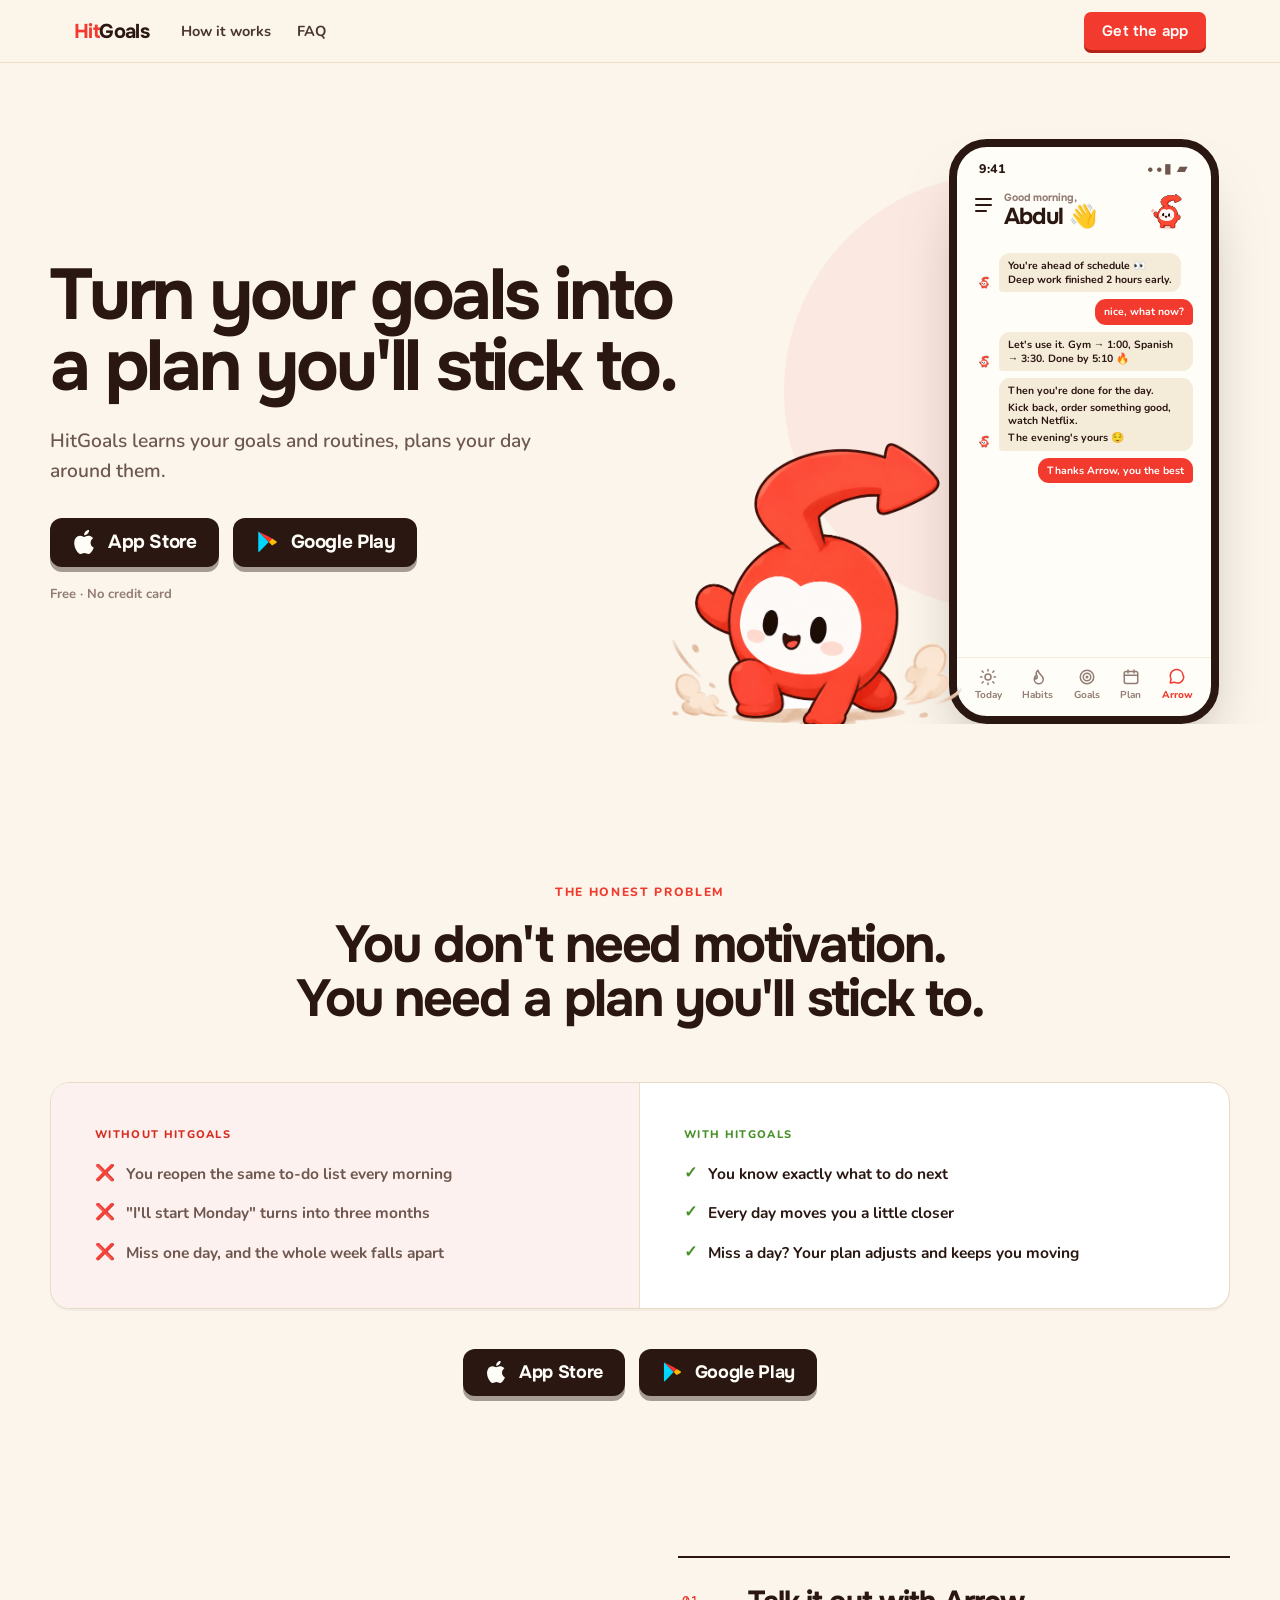
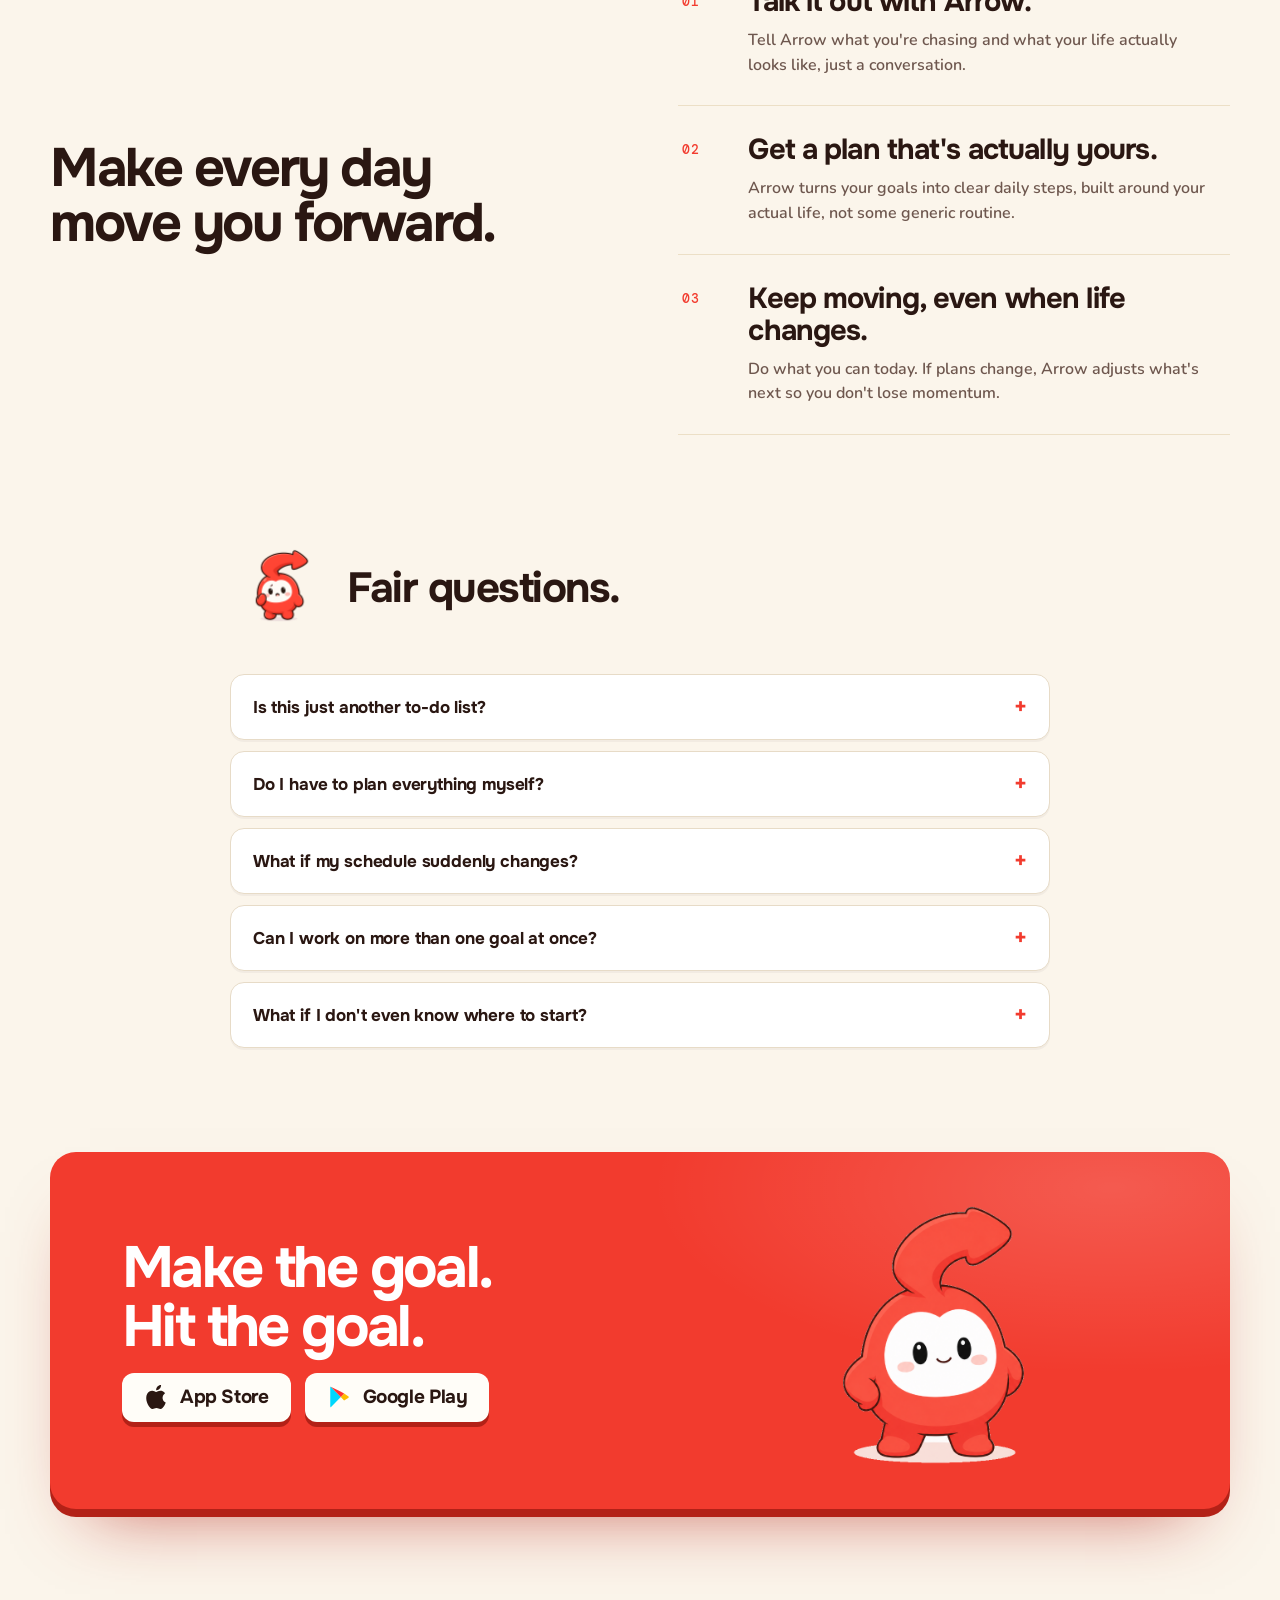
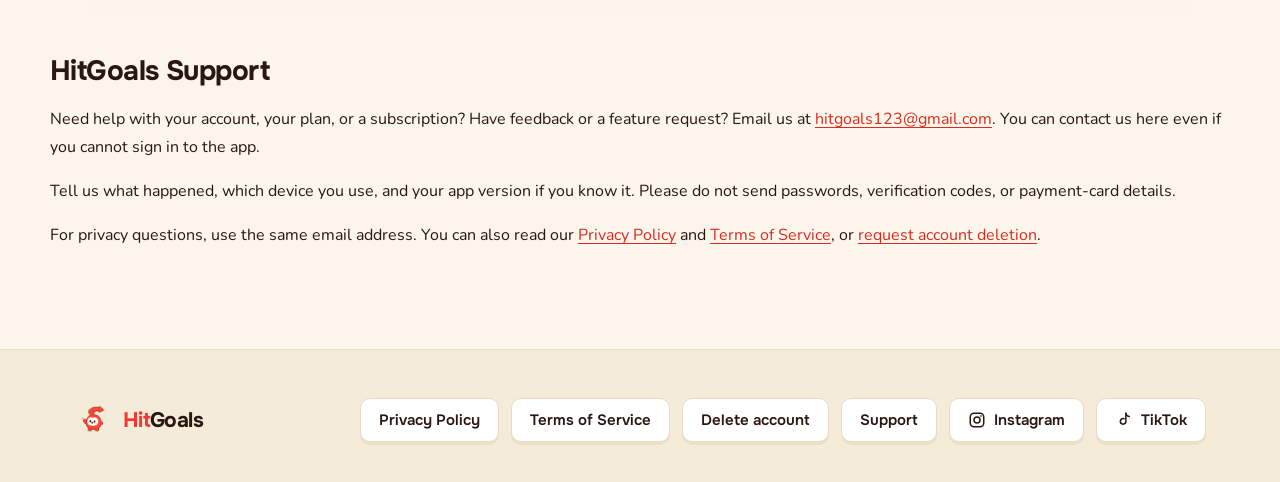
<file: index.html>
<!DOCTYPE html>
<html lang="en">
<head>
<meta charset="utf-8">
<meta name="viewport" content="width=device-width, initial-scale=1">

<title>HitGoals — Turn your goals into a plan you'll stick to.</title>
<meta name="description" content="HitGoals learns your goals and routines, then plans your day around them. Talk it out with Arrow, get a plan that's actually yours, and keep moving even when life changes.">

<meta property="og:type" content="website">
<meta property="og:title" content="HitGoals — Turn your goals into a plan you'll stick to.">
<meta property="og:description" content="HitGoals learns your goals and routines, then plans your day around them.">
<meta property="og:image" content="assets/mascot/proud.png">
<meta name="theme-color" content="#FBF5EB">

<link rel="icon" type="image/png" href="assets/mascot/wave.png">

<!-- HitGoals design system tokens. These are exactly the six files that
     _ds/hitgoals-the-real-main-8b4e00c6-6f70-4fc8-bd92-96c5d314cf09/styles.css @imports, in its order.
     They are linked directly rather than through that entry point so the page
     also works when opened straight from disk (browsers refuse to follow a
     nested CSS @import over file://). -->
<link rel="stylesheet" href="_ds/hitgoals-the-real-main-8b4e00c6-6f70-4fc8-bd92-96c5d314cf09/tokens/colors.css">
<link rel="stylesheet" href="_ds/hitgoals-the-real-main-8b4e00c6-6f70-4fc8-bd92-96c5d314cf09/tokens/typography.css">
<link rel="stylesheet" href="_ds/hitgoals-the-real-main-8b4e00c6-6f70-4fc8-bd92-96c5d314cf09/tokens/spacing.css">
<link rel="stylesheet" href="_ds/hitgoals-the-real-main-8b4e00c6-6f70-4fc8-bd92-96c5d314cf09/tokens/radius.css">
<link rel="stylesheet" href="_ds/hitgoals-the-real-main-8b4e00c6-6f70-4fc8-bd92-96c5d314cf09/tokens/shadows.css">
<link rel="stylesheet" href="_ds/hitgoals-the-real-main-8b4e00c6-6f70-4fc8-bd92-96c5d314cf09/tokens/motion.css">
<link rel="stylesheet" href="assets/css/site.css">
</head>
<body>

<!-- Icon sprite: the store badge glyphs are reused six times across the page. -->
<svg width="0" height="0" aria-hidden="true" focusable="false" style="position:absolute">
  <symbol id="i-apple" viewBox="0 0 24 24">
    <path fill="currentColor" d="M12.152 6.896c-.948 0-2.415-1.078-3.96-1.04-2.04.027-3.91 1.183-4.961 3.014-2.117 3.675-.546 9.103 1.519 12.09 1.013 1.454 2.208 3.09 3.792 3.039 1.52-.065 2.09-.987 3.935-.987 1.831 0 2.35.987 3.96.948 1.637-.026 2.676-1.48 3.676-2.948 1.156-1.688 1.636-3.325 1.662-3.415-.039-.013-3.182-1.221-3.22-4.857-.026-3.04 2.48-4.494 2.597-4.559-1.429-2.09-3.623-2.324-4.39-2.376-2-.156-3.675 1.09-4.61 1.09zm3.632-3.297c.842-1.014 1.409-2.427 1.257-3.83-1.222.052-2.702.816-3.573 1.83-.78.9-1.464 2.336-1.284 3.702 1.33.104 2.69-.688 3.6-1.702z"/>
  </symbol>
  <symbol id="i-play" viewBox="0 0 24 24">
    <path fill="#00d7fe" d="M3.609 1.814c-.24.24-.379.628-.379 1.126v18.12c0 .498.139.886.379 1.126L3.75 22.3 13.792 12 3.75 1.7l-.141.114z"/>
    <path fill="#00f076" d="M13.792 12L3.75 1.7 3.61 1.814 13.75 12l-10.14 10.186.14.114L13.792 12z"/>
    <path fill="#ffbc00" d="M17.09 8.618L13.792 12l3.3 3.382 4.108-2.38a1 1 0 0 0 0-1.73l-4.11-2.654z"/>
    <path fill="#ff3131" d="M13.792 12l3.298-3.382-4.108-2.376L3.75 1.7 13.792 12z"/>
  </symbol>
</svg>

<header class="site-header">
  <div class="site-header__inner">
    <a class="brand" href="#top">
      <span class="brand__word"><span class="brand__hit">Hit</span>Goals</span>
    </a>
    <nav class="site-nav" aria-label="Primary">
      <a href="#how">How it works</a>
      <a href="#faq">FAQ</a>
    </nav>
    <div class="site-header__actions">
      <a class="btn btn--sm btn--primary" href="#cta">Get the app</a>
    </div>
  </div>
</header>

<main>

  <!-- ============================================================ hero -- -->
  <section class="hero" id="top">
    <div class="hero__inner">
      <div>
        <h1 class="hero__title">
          <span>Turn your goals into</span><br>
          <span>a plan you'll stick to.</span>
        </h1>
        <p class="hero__sub">HitGoals learns your goals and routines, plans your day around them.</p>

        <div class="store-row store-row--hero">
          <a class="store-btn" href="#cta">
            <svg width="24" height="24" aria-hidden="true"><use href="#i-apple"></use></svg>
            <span class="store-btn__label">App Store</span>
          </a>
          <a class="store-btn" href="#cta">
            <svg width="24" height="24" aria-hidden="true"><use href="#i-play"></use></svg>
            <span class="store-btn__label">Google Play</span>
          </a>
        </div>

        <p class="hero__note">Free · No credit card</p>
      </div>

      <div class="hero__visual">
        <div class="hero__glow" aria-hidden="true"></div>

        <img class="hero__mascot" src="assets/mascot/hero-trim.png" alt="Arrow running toward your goals" width="656" height="649">

        <!-- App preview -->
        <div class="phone">
          <div class="phone__status">
            <span>9:41</span>
            <span class="phone__status-icons">••▮ ▰</span>
          </div>

          <div class="phone__head">
            <div class="phone__menu" aria-hidden="true">
              <span></span><span></span><span></span>
            </div>
            <div class="phone__greeting">
              <div class="phone__greeting-label">Good morning,</div>
              <div class="phone__greeting-name">Abdul 👋</div>
            </div>
            <img class="phone__avatar" src="assets/mascot/wave.png" alt="" width="52" height="52">
          </div>

          <div class="phone__body">
            <div class="chat">
              <div class="chat__row">
                <img class="chat__avatar" src="assets/mascot/wave.png" alt="" width="18" height="18">
                <div class="chat__bubble">You're ahead of schedule 👀<br>Deep work finished <b>2 hours early.</b></div>
              </div>

              <div class="chat__bubble chat__bubble--user">nice, what now?</div>

              <div class="chat__row">
                <img class="chat__avatar" src="assets/mascot/wave.png" alt="" width="18" height="18">
                <div class="chat__bubble">Let's use it. Gym → <b>1:00</b>, Spanish → <b>3:30</b>. Done by <b>5:10</b> 🔥</div>
              </div>

              <div class="chat__row">
                <img class="chat__avatar" src="assets/mascot/wave.png" alt="" width="18" height="18">
                <div class="chat__bubble">
                  <p>Then you're done for the day.</p>
                  <p>Kick back, order something good, watch Netflix.</p>
                  <p><b>The evening's yours 😌</b></p>
                </div>
              </div>

              <div class="chat__bubble chat__bubble--user chat__bubble--user-wide">Thanks Arrow, you the best</div>
            </div>
          </div>

          <div class="phone__tabs" aria-hidden="true">
            <div class="phone__tab">
              <svg width="18" height="18" viewBox="0 0 24 24" fill="none" stroke="currentColor" stroke-width="2" stroke-linecap="round" stroke-linejoin="round"><circle cx="12" cy="12" r="4"></circle><path d="M12 2v2M12 20v2M4.2 4.2l1.4 1.4M18.4 18.4l1.4 1.4M2 12h2M20 12h2M4.2 19.8l1.4-1.4M18.4 5.6l1.4-1.4"></path></svg>
              <span>Today</span>
            </div>
            <div class="phone__tab">
              <svg width="18" height="18" viewBox="0 0 24 24" fill="none" stroke="currentColor" stroke-width="2" stroke-linecap="round" stroke-linejoin="round"><path d="M8.5 14.5A2.5 2.5 0 0 0 11 12c0-1.38-.5-2-1-3-1.072-2.143-.224-4.054 2-6 .5 2.5 2 4.9 4 6.5 2 1.6 3 3.5 3 5.5a6 6 0 1 1-12 0c0-1.67.7-3.16 1.5-4.5C8.5 12.5 8 14 8.5 14.5z"></path></svg>
              <span>Habits</span>
            </div>
            <div class="phone__tab">
              <svg width="18" height="18" viewBox="0 0 24 24" fill="none" stroke="currentColor" stroke-width="2" stroke-linecap="round" stroke-linejoin="round"><circle cx="12" cy="12" r="9"></circle><circle cx="12" cy="12" r="5"></circle><circle cx="12" cy="12" r="1"></circle></svg>
              <span>Goals</span>
            </div>
            <div class="phone__tab">
              <svg width="18" height="18" viewBox="0 0 24 24" fill="none" stroke="currentColor" stroke-width="2" stroke-linecap="round" stroke-linejoin="round"><rect x="3" y="4.5" width="18" height="16" rx="2.5"></rect><path d="M3 9.5h18M8 2.5v4M16 2.5v4"></path></svg>
              <span>Plan</span>
            </div>
            <div class="phone__tab phone__tab--active">
              <svg width="18" height="18" viewBox="0 0 24 24" fill="none" stroke="currentColor" stroke-width="2" stroke-linecap="round" stroke-linejoin="round"><path d="M21 11.5a8.4 8.4 0 0 1-1.1 4.2 8.5 8.5 0 0 1-7.4 4.3 8.4 8.4 0 0 1-4.2-1.1L3 20l1.1-5.3A8.4 8.4 0 0 1 3 10.5a8.5 8.5 0 0 1 4.3-7.4 8.4 8.4 0 0 1 4.2-1.1h.5A8.48 8.48 0 0 1 20 9.4v.5z"></path></svg>
              <span>Arrow</span>
            </div>
          </div>
        </div>
      </div>
    </div>
  </section>

  <!-- ========================================================= problem -- -->
  <section class="section">
    <div class="section__inner">
      <div class="section__head">
        <div class="eyebrow">The honest problem</div>
        <h2 class="section__title">You don't need motivation.<br>You need a plan you'll stick to.</h2>
      </div>

      <div class="compare">
        <div class="compare__col compare__col--without">
          <div class="compare__label compare__label--without">Without HitGoals</div>
          <ul class="compare__list">
            <li class="compare__item">
              <span class="compare__mark compare__mark--without" aria-hidden="true">❌</span>
              <span class="compare__text compare__text--without">You reopen the same to-do list every morning</span>
            </li>
            <li class="compare__item">
              <span class="compare__mark compare__mark--without" aria-hidden="true">❌</span>
              <span class="compare__text compare__text--without">"I'll start Monday" turns into three months</span>
            </li>
            <li class="compare__item">
              <span class="compare__mark compare__mark--without" aria-hidden="true">❌</span>
              <span class="compare__text compare__text--without">Miss one day, and the whole week falls apart</span>
            </li>
          </ul>
        </div>

        <div class="compare__col">
          <div class="compare__label compare__label--with">With HitGoals</div>
          <ul class="compare__list">
            <li class="compare__item">
              <span class="compare__mark compare__mark--with" aria-hidden="true">✓</span>
              <span class="compare__text compare__text--with">You know exactly what to do next</span>
            </li>
            <li class="compare__item">
              <span class="compare__mark compare__mark--with" aria-hidden="true">✓</span>
              <span class="compare__text compare__text--with">Every day moves you a little closer</span>
            </li>
            <li class="compare__item">
              <span class="compare__mark compare__mark--with" aria-hidden="true">✓</span>
              <span class="compare__text compare__text--with">Miss a day? Your plan adjusts and keeps you moving</span>
            </li>
          </ul>
        </div>
      </div>

      <div class="store-row store-row--center">
        <a class="store-btn store-btn--compact" href="#top">
          <svg width="22" height="22" aria-hidden="true"><use href="#i-apple"></use></svg>
          <span class="store-btn__label">App Store</span>
        </a>
        <a class="store-btn store-btn--compact" href="#top">
          <svg width="22" height="22" aria-hidden="true"><use href="#i-play"></use></svg>
          <span class="store-btn__label">Google Play</span>
        </a>
      </div>
    </div>
  </section>

  <!-- ==================================================== how it works -- -->
  <section class="section how" id="how">
    <div class="how__inner">
      <div class="how__heading">
        <h2 class="how__title">Make every day move you forward.</h2>
      </div>

      <div class="steps">
        <div class="step">
          <div class="step__num">01</div>
          <div>
            <h3 class="step__title">Talk it out with Arrow.</h3>
            <p class="step__text">Tell Arrow what you're chasing and what your life actually looks like, just a conversation.</p>
          </div>
        </div>
        <div class="step">
          <div class="step__num">02</div>
          <div>
            <h3 class="step__title">Get a plan that's actually yours.</h3>
            <p class="step__text">Arrow turns your goals into clear daily steps, built around your actual life, not some generic routine.</p>
          </div>
        </div>
        <div class="step">
          <div class="step__num">03</div>
          <div>
            <h3 class="step__title">Keep moving, even when life changes.</h3>
            <p class="step__text">Do what you can today. If plans change, Arrow adjusts what's next so you don't lose momentum.</p>
          </div>
        </div>
      </div>
    </div>
  </section>

  <!-- ============================================================= faq -- -->
  <section class="section--tight faq" id="faq">
    <div class="faq__inner">
      <div class="faq__head">
        <img class="faq__mascot" src="assets/mascot/confused.png" alt="" width="99" height="99">
        <h2 class="faq__title">Fair questions.</h2>
      </div>

      <div class="faq__list">
        <details class="faq__item">
          <summary class="faq__q">Is this just another to-do list?<span class="faq__toggle" aria-hidden="true">+</span></summary>
          <p class="faq__a">No. A to-do list just hands you a pile. HitGoals decides when each thing happens based on your actual week, and moves things around the moment that week changes.</p>
        </details>
        <details class="faq__item">
          <summary class="faq__q">Do I have to plan everything myself?<span class="faq__toggle" aria-hidden="true">+</span></summary>
          <p class="faq__a">Nope. Tell Arrow what you want to achieve and what your life looks like. It helps turn that into a plan you can actually follow.</p>
        </details>
        <details class="faq__item">
          <summary class="faq__q">What if my schedule suddenly changes?<span class="faq__toggle" aria-hidden="true">+</span></summary>
          <p class="faq__a">Your plan can change with it. Tell Arrow what happened, and it automatically moves things around.</p>
        </details>
        <details class="faq__item">
          <summary class="faq__q">Can I work on more than one goal at once?<span class="faq__toggle" aria-hidden="true">+</span></summary>
          <p class="faq__a">Yes. HitGoals helps balance your goals with everything else you already have going on.</p>
        </details>
        <details class="faq__item">
          <summary class="faq__q">What if I don't even know where to start?<span class="faq__toggle" aria-hidden="true">+</span></summary>
          <p class="faq__a">That's kind of the point. Talk it through with Arrow, and it helps figure out what your next steps should be.</p>
        </details>
      </div>
    </div>
  </section>

  <!-- ============================================================= cta -- -->
  <section class="section--tight cta" id="cta">
    <div class="cta__card">
      <div class="cta__sheen" aria-hidden="true"></div>
      <div class="cta__grid">
        <div class="cta__copy">
          <h2 class="cta__title">Make the goal.<br>Hit the goal.</h2>
          <div class="store-row">
            <a class="store-btn store-btn--light" href="#top">
              <svg width="24" height="24" aria-hidden="true"><use href="#i-apple"></use></svg>
              <span class="store-btn__label">App Store</span>
            </a>
            <a class="store-btn store-btn--light" href="#top">
              <svg width="24" height="24" aria-hidden="true"><use href="#i-play"></use></svg>
              <span class="store-btn__label">Google Play</span>
            </a>
          </div>
        </div>
        <div class="cta__visual">
          <img class="cta__mascot" src="assets/mascot/proud.png" alt="Arrow celebrating" width="800" height="800">
        </div>
      </div>
    </div>
  </section>

  <!-- ========================================================= support -- -->
  <section class="section--tight" id="support" aria-labelledby="support-title" style="scroll-margin-top: 100px;">
    <div class="section__inner legal-page__content">
      <h2 id="support-title">HitGoals Support</h2>
      <p>Need help with your account, your plan, or a subscription? Have feedback or a feature request? Email us at <a href="mailto:hitgoals123@gmail.com">hitgoals123@gmail.com</a>. You can contact us here even if you cannot sign in to the app.</p>
      <p>Tell us what happened, which device you use, and your app version if you know it. Please do not send passwords, verification codes, or payment-card details.</p>
      <p>For privacy questions, use the same email address. You can also read our <a href="privacy/">Privacy Policy</a> and <a href="terms/">Terms of Service</a>, or <a href="delete-account/">request account deletion</a>.</p>
    </div>
  </section>

</main>

<footer class="site-footer">
  <div class="site-footer__inner">
    <div class="site-footer__brand">
      <img class="site-footer__mark" src="assets/mascot/wave.png" alt="" width="38" height="38">
      <span class="site-footer__word"><span class="brand__hit">Hit</span>Goals</span>
    </div>
    <div class="site-footer__links">
      <a class="link-btn" href="privacy/">Privacy Policy</a>
      <a class="link-btn" href="terms/">Terms of Service</a>
      <a class="link-btn" href="delete-account/">Delete account</a>
      <a class="link-btn" href="#support">Support</a>
      <a class="link-btn" href="https://instagram.com/hitgoals" target="_blank" rel="noopener">
        <svg width="18" height="18" viewBox="0 0 24 24" fill="none" stroke="currentColor" stroke-width="2" stroke-linecap="round" stroke-linejoin="round" aria-hidden="true"><rect x="3" y="3" width="18" height="18" rx="5"></rect><circle cx="12" cy="12" r="4"></circle><circle cx="17.2" cy="6.8" r="1.1" fill="currentColor" stroke="none"></circle></svg>
        Instagram
      </a>
      <a class="link-btn" href="https://tiktok.com/@hitgoals" target="_blank" rel="noopener">
        <svg width="18" height="18" viewBox="0 0 24 24" fill="none" stroke="currentColor" stroke-width="2" stroke-linecap="round" stroke-linejoin="round" aria-hidden="true"><path d="M14.5 3v10.8a3.7 3.7 0 1 1-3.7-3.7c.4 0 .8.06 1.2.18"></path><path d="M14.5 3c.3 2.4 2 4.1 4.4 4.4"></path></svg>
        TikTok
      </a>
    </div>
  </div>
</footer>

<script>
document.querySelectorAll('.store-btn').forEach(function (button) {
  var label = button.querySelector('.store-btn__label');
  label.setAttribute('aria-live', 'polite');
  button.addEventListener('click', function (event) {
    event.preventDefault();
    label.textContent = 'Coming soon';
  });
});
</script>
</body>
</html>
</file>
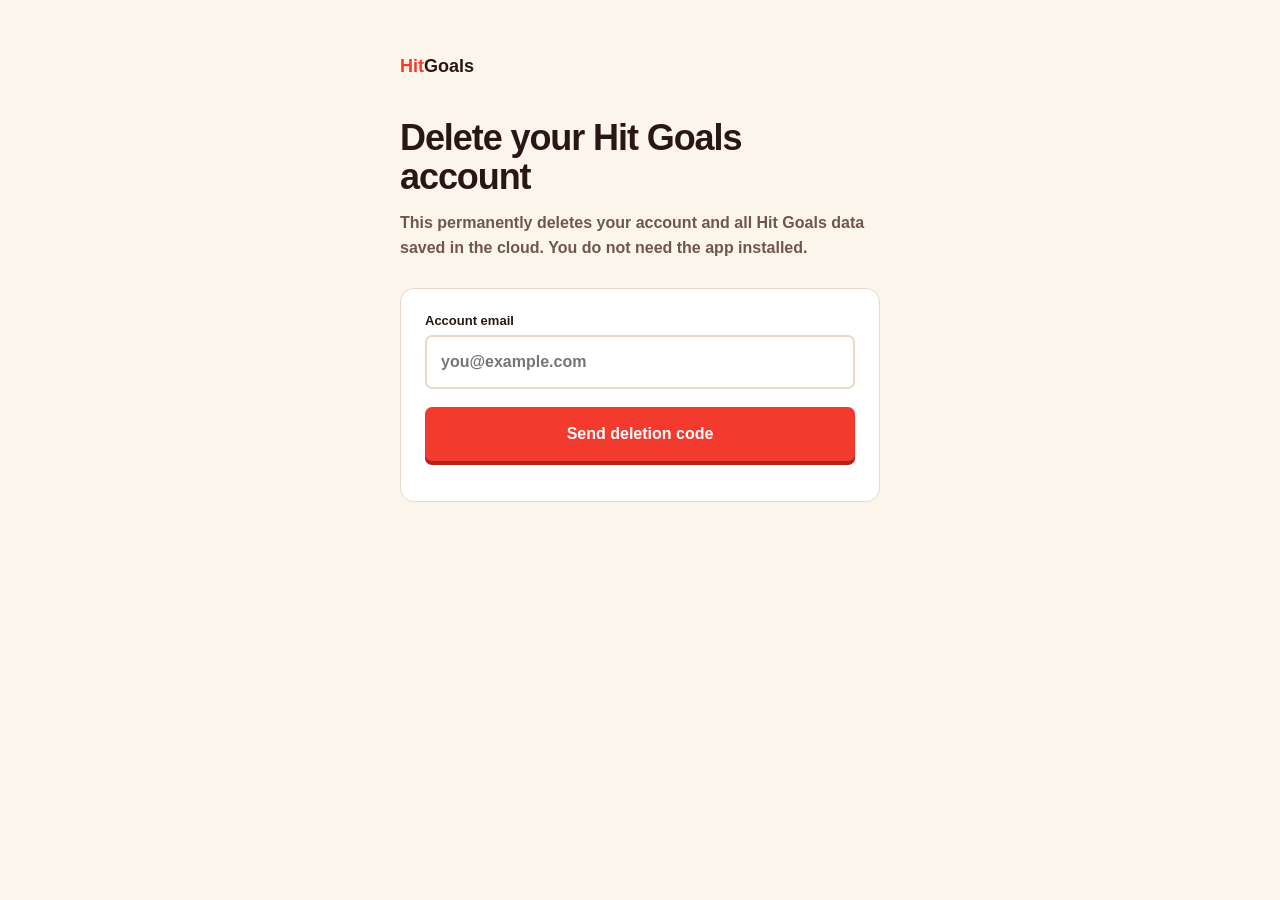
<file: delete-account/index.html>
<!doctype html>
<html lang="en">
  <head>
    <meta charset="utf-8" />
    <meta name="viewport" content="width=device-width, initial-scale=1" />
    <meta name="robots" content="index,follow" />
    <title>Delete your Hit Goals account</title>
    <style>
      :root { color-scheme: light; --cream: #fbf5eb; --paper: #fff; --ink: #2a1712; --muted: #6e574e; --line: #e7dbc7; --red: #f23b2e; --edge: #b32117; }
      * { box-sizing: border-box; }
      body { margin: 0; background: var(--cream); color: var(--ink); font-family: Nunito, "Segoe UI", sans-serif; }
      main { width: min(calc(100% - 32px), 480px); margin: 0 auto; padding: 56px 0; }
      .brand { margin-bottom: 42px; font-size: 18px; font-weight: 800; }
      .brand span { color: var(--red); }
      h1 { margin: 0 0 14px; font-family: Onest, "Trebuchet MS", sans-serif; font-size: 36px; line-height: 1.08; letter-spacing: -.03em; }
      p { margin: 0 0 28px; color: var(--muted); font-weight: 600; line-height: 1.55; }
      .card { padding: 24px; border: 1.5px solid var(--line); border-radius: 14px; background: var(--paper); }
      .field { margin-bottom: 18px; }
      label { display: block; margin-bottom: 7px; font-size: 13px; font-weight: 800; }
      input { width: 100%; height: 54px; padding: 0 14px; border: 2px solid var(--line); border-radius: 7px; outline: none; color: var(--ink); font: 700 16px Nunito, "Segoe UI", sans-serif; }
      input:focus { border-color: var(--red); box-shadow: 0 0 0 4px #fdf1ef; }
      button { width: 100%; min-height: 54px; padding: 12px 18px; border: 0; border-radius: 7px; background: var(--red); box-shadow: 0 4px 0 var(--edge); color: #fff; cursor: pointer; font: 800 16px Onest, "Trebuchet MS", sans-serif; }
      button:disabled { opacity: .5; cursor: default; }
      .link { min-height: auto; margin-top: 16px; background: transparent; box-shadow: none; color: var(--red); }
      .message { margin: 16px 0 0; font-size: 13px; font-weight: 700; }
      .error { color: var(--edge); }
      .hidden { display: none; }
      .success { padding: 22px 0; text-align: center; }
      .success h2 { margin: 0 0 10px; font: 800 28px Onest, "Trebuchet MS", sans-serif; }
      .success p { margin: 0; }
    </style>
  </head>
  <body>
    <main>
      <div class="brand"><span>Hit</span>Goals</div>
      <h1>Delete your Hit Goals account</h1>
      <p>This permanently deletes your account and all Hit Goals data saved in the cloud. You do not need the app installed.</p>
      <section class="card" id="email-step">
        <div class="field"><label for="email">Account email</label><input id="email" type="email" autocomplete="email" placeholder="you@example.com" /></div>
        <button id="send">Send deletion code</button><div class="message" id="email-message"></div>
      </section>
      <section class="card hidden" id="code-step">
        <div class="field"><label for="code">Six-digit code</label><input id="code" inputmode="numeric" autocomplete="one-time-code" maxlength="6" placeholder="000000" /></div>
        <button id="remove">Delete account permanently</button><button class="link" id="change">Use a different email</button><div class="message" id="code-message"></div>
      </section>
      <section class="card success hidden" id="success"><h2>Account deleted</h2><p>Your Hit Goals account and saved cloud data have been permanently deleted.</p></section>
    </main>
    <script>
      const API_URL = 'https://pohzrudpdqvgyhkmurtp.supabase.co/functions/v1/account-deletion';
      const emailStep = document.querySelector('#email-step'), codeStep = document.querySelector('#code-step'), success = document.querySelector('#success'), email = document.querySelector('#email'), code = document.querySelector('#code'), send = document.querySelector('#send'), remove = document.querySelector('#remove'), change = document.querySelector('#change'), emailMessage = document.querySelector('#email-message'), codeMessage = document.querySelector('#code-message');
      async function post(body) { const response = await fetch(API_URL, { method: 'POST', headers: { 'Content-Type': 'application/json' }, body: JSON.stringify(body) }); const data = await response.json(); if (!response.ok) throw new Error(data.error || 'Something went wrong.'); return data; }
      send.onclick = async () => { send.disabled = true; emailMessage.textContent = ''; try { await post({ action: 'request-code', email: email.value }); emailStep.classList.add('hidden'); codeStep.classList.remove('hidden'); code.focus(); } catch (error) { emailMessage.textContent = error.message; emailMessage.className = 'message error'; } finally { send.disabled = false; } };
      remove.onclick = async () => { remove.disabled = true; codeMessage.textContent = ''; try { await post({ action: 'confirm-code', email: email.value, code: code.value }); codeStep.classList.add('hidden'); success.classList.remove('hidden'); } catch (error) { codeMessage.textContent = error.message; codeMessage.className = 'message error'; remove.disabled = false; } };
      change.onclick = () => { code.value = ''; codeMessage.textContent = ''; codeStep.classList.add('hidden'); emailStep.classList.remove('hidden'); email.focus(); };
    </script>
  </body>
</html>
</file>
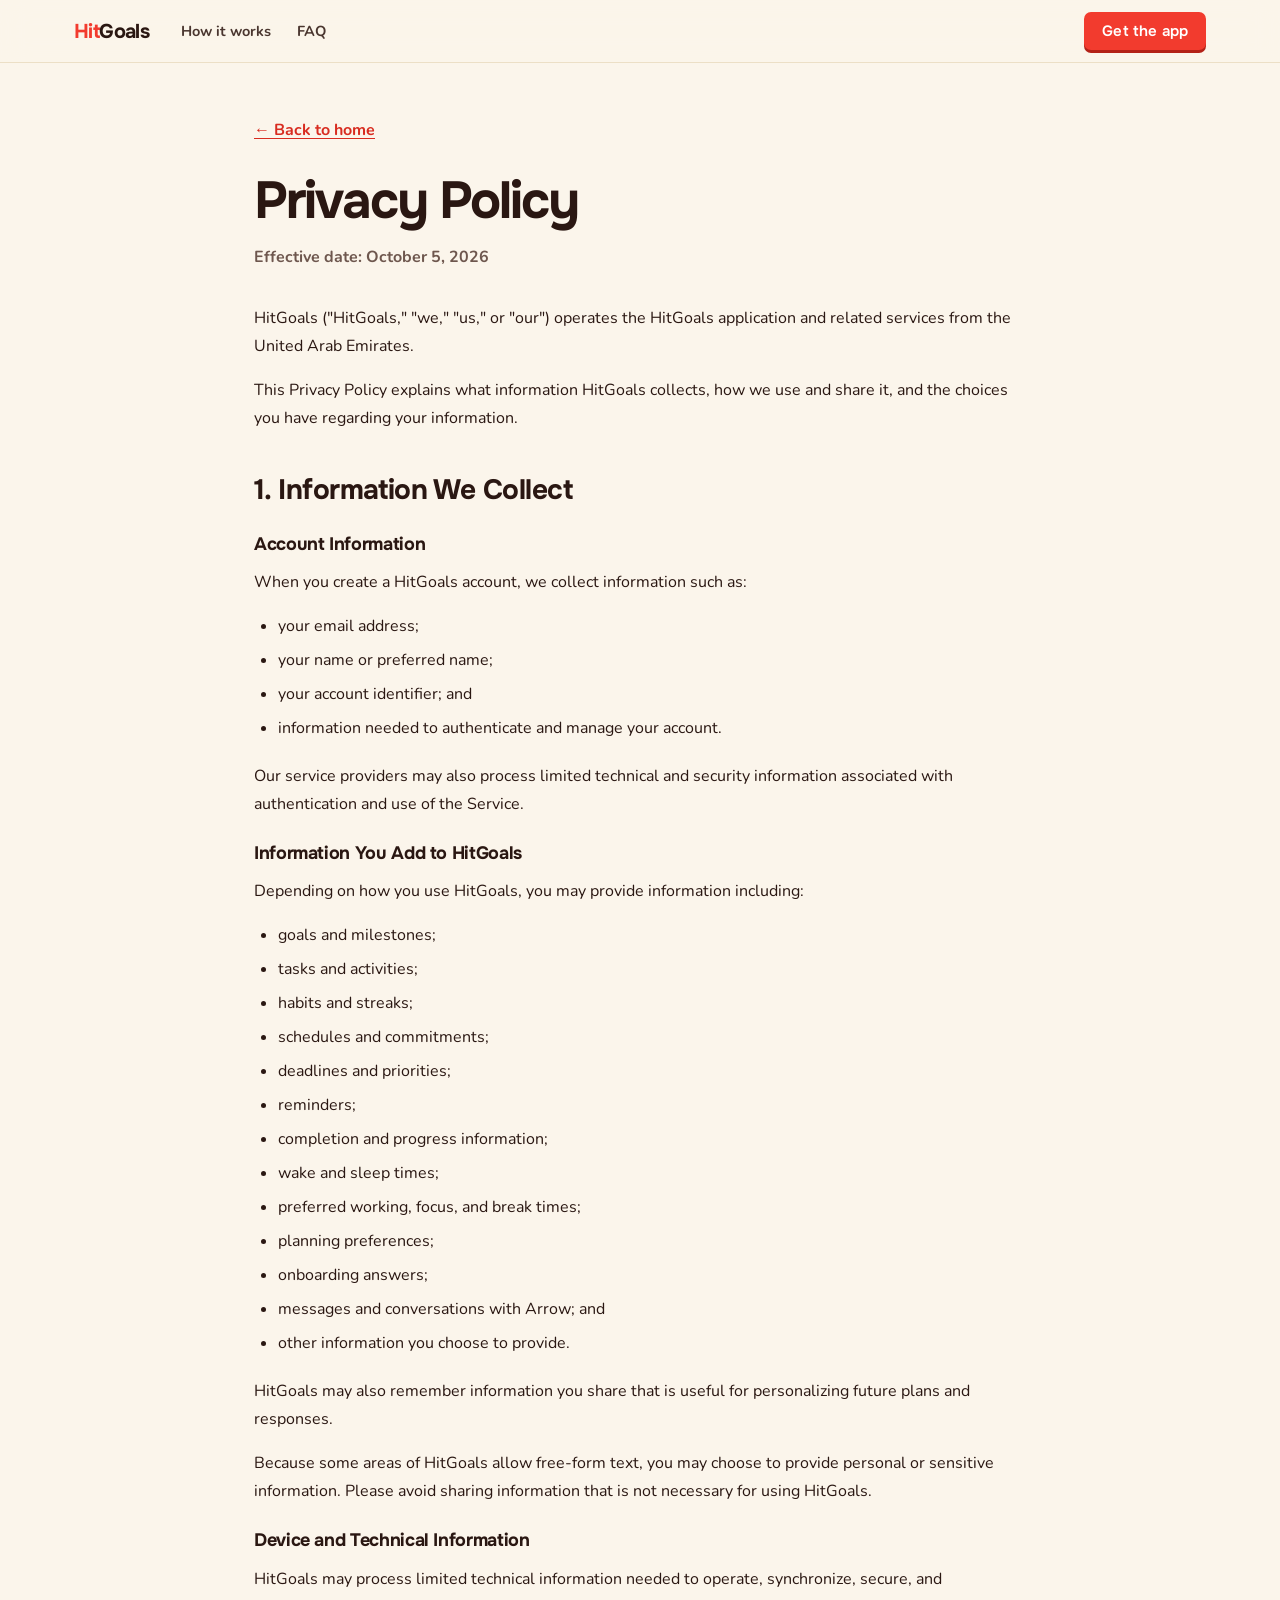
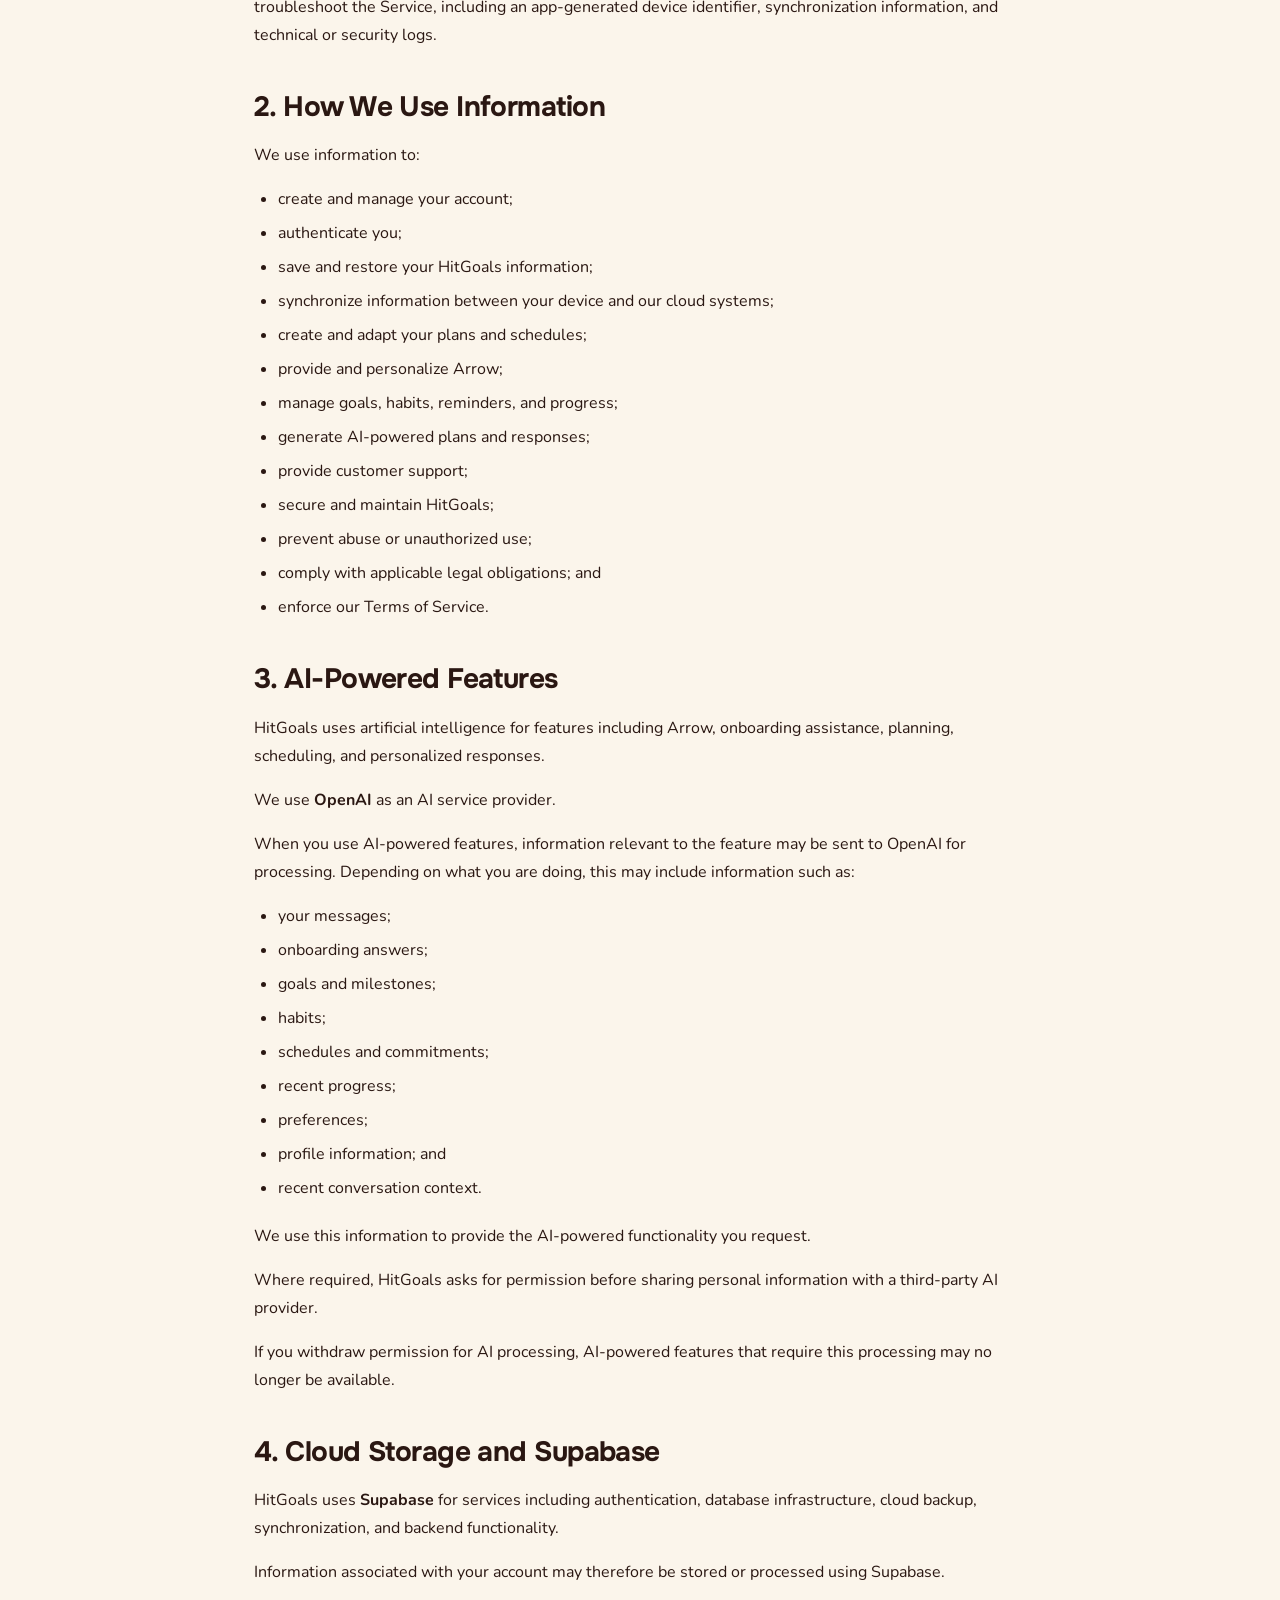
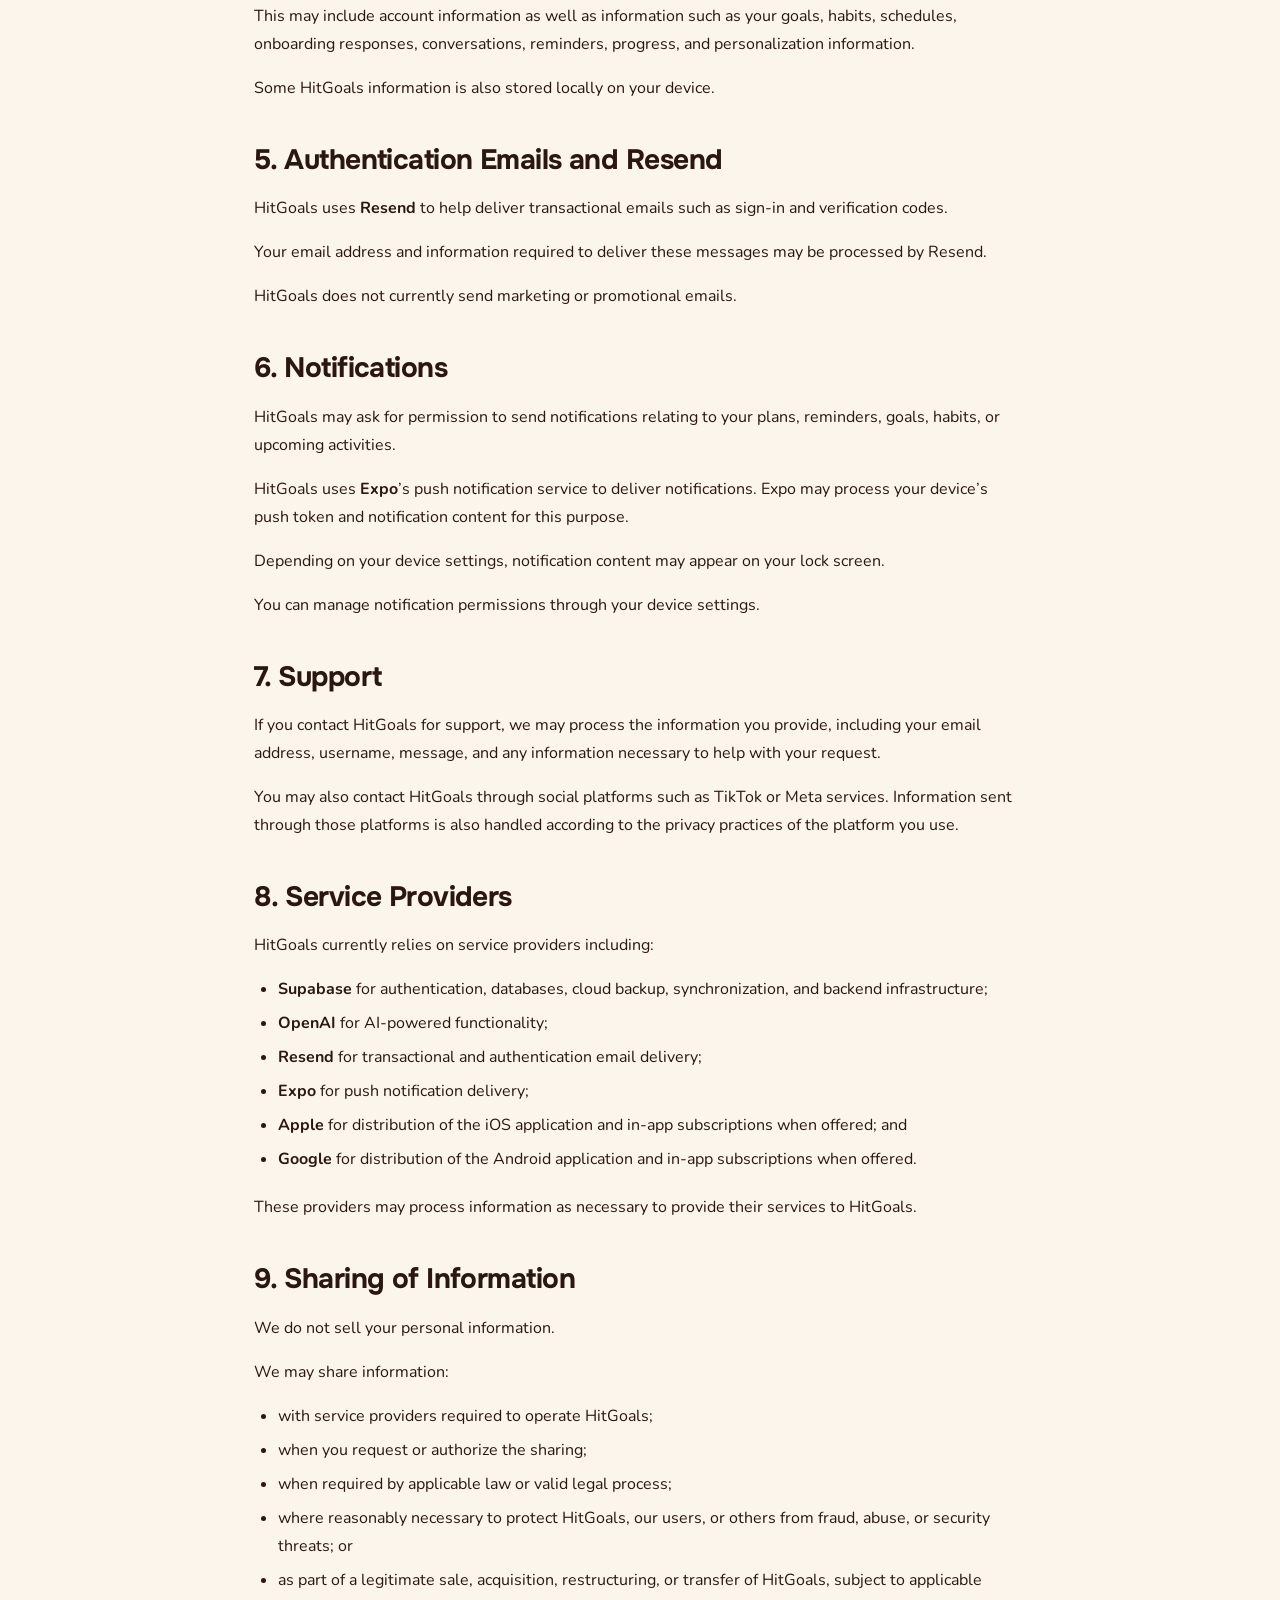
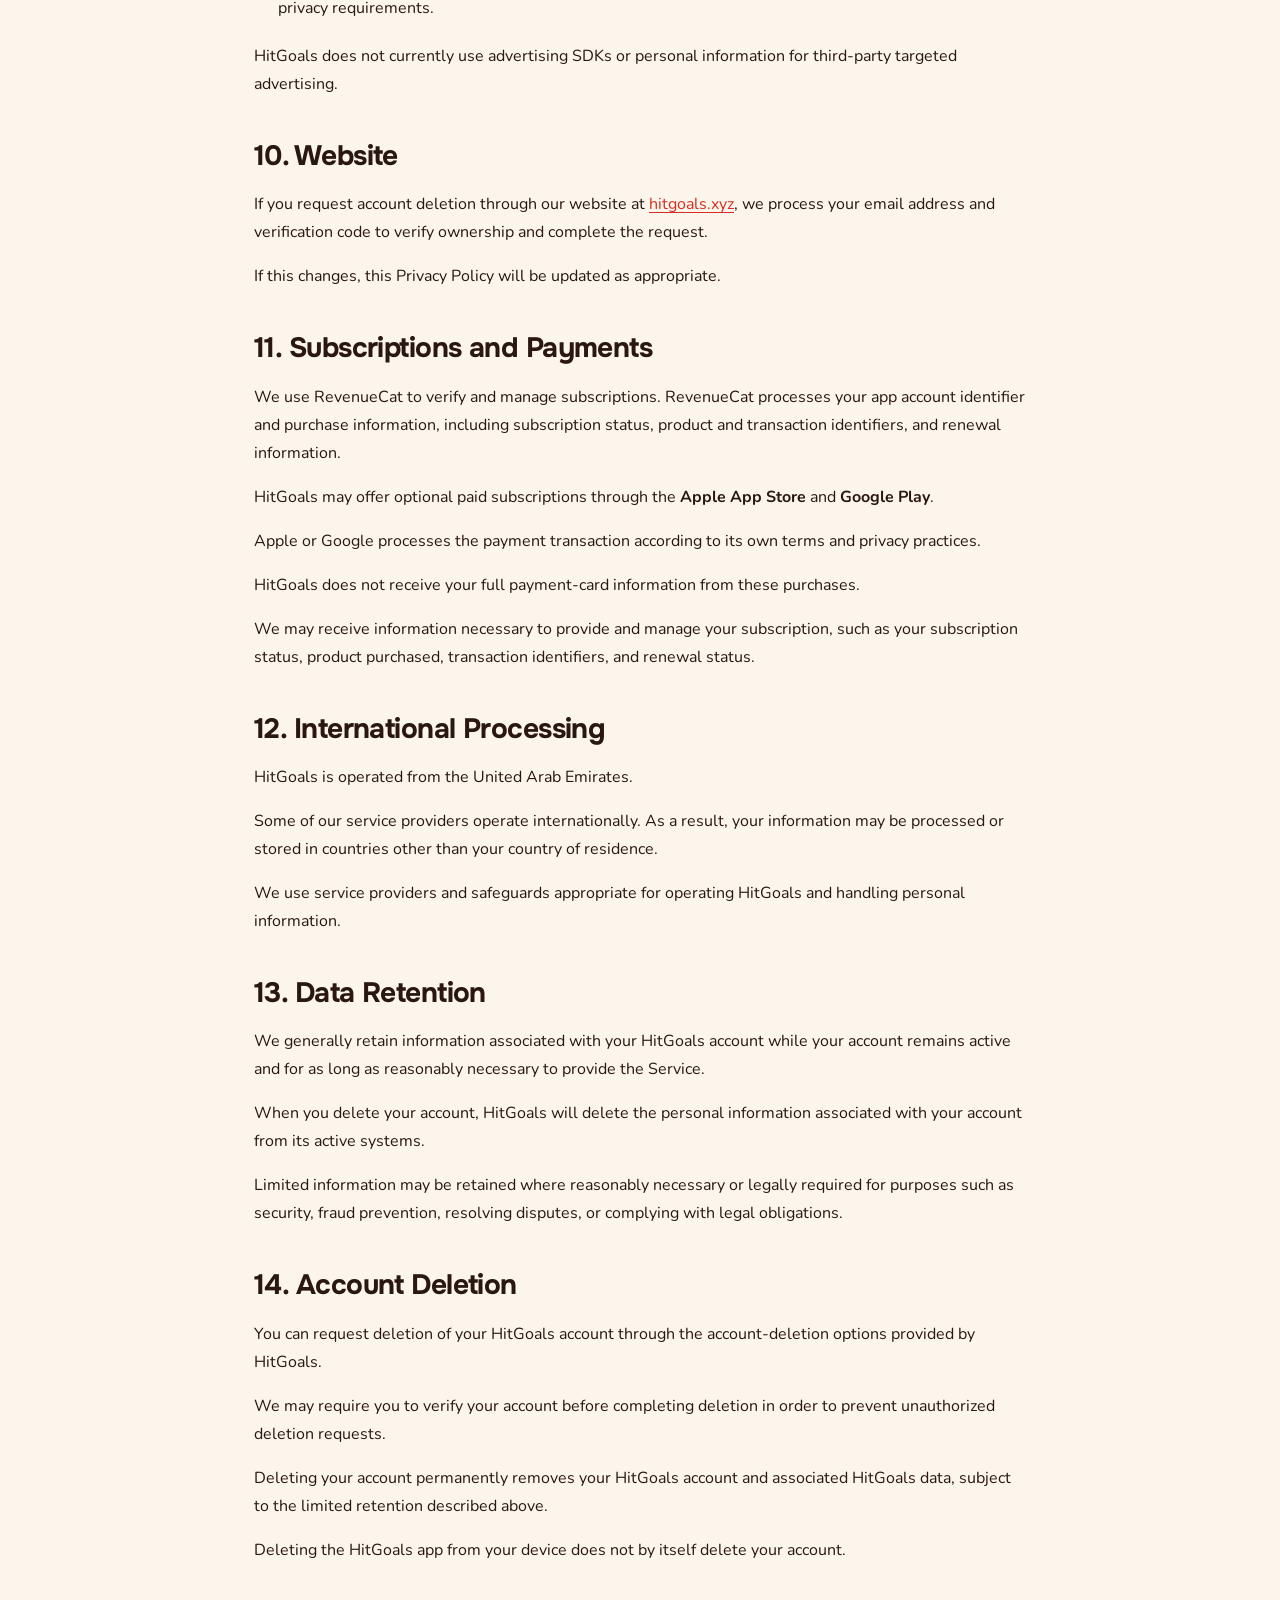
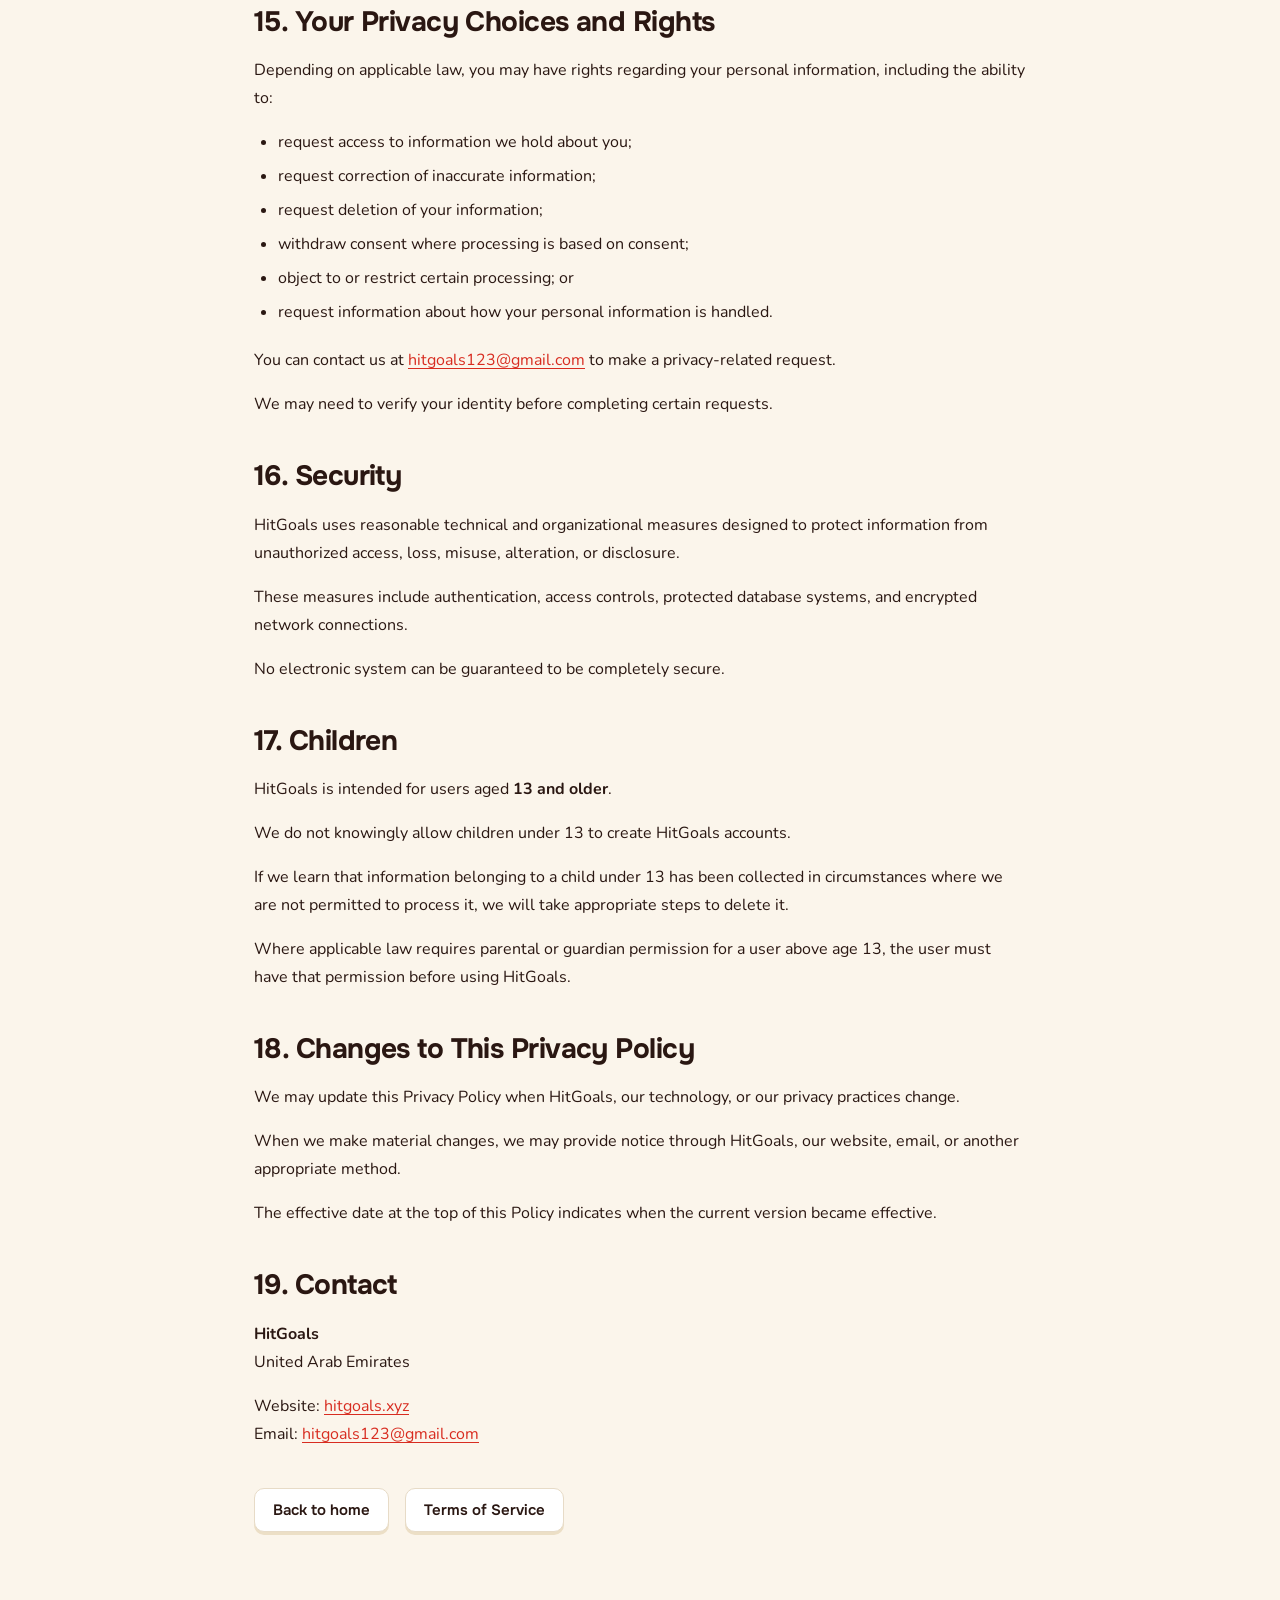
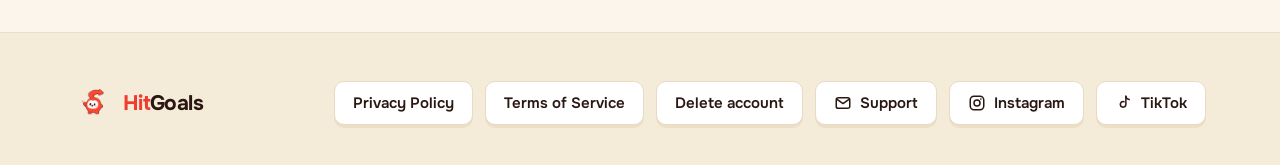
<file: privacy/index.html>
<!DOCTYPE html>
<html lang="en">
<head>
<meta charset="utf-8">
<meta name="viewport" content="width=device-width, initial-scale=1">
<title>Privacy Policy — HitGoals</title>
<meta name="description" content="Read how HitGoals collects, uses, stores, and shares information, and learn about your privacy choices.">
<meta property="og:type" content="website">
<meta property="og:title" content="Privacy Policy — HitGoals">
<meta property="og:description" content="Read how HitGoals collects, uses, stores, and shares information, and learn about your privacy choices.">
<meta property="og:url" content="https://hitgoals.xyz/privacy/">
<meta property="og:image" content="https://hitgoals.xyz/assets/mascot/proud.png">
<meta name="theme-color" content="#FBF5EB">
<link rel="canonical" href="https://hitgoals.xyz/privacy/">
<link rel="icon" type="image/png" href="../assets/mascot/wave.png">
<link rel="stylesheet" href="../_ds/hitgoals-the-real-main-8b4e00c6-6f70-4fc8-bd92-96c5d314cf09/tokens/colors.css">
<link rel="stylesheet" href="../_ds/hitgoals-the-real-main-8b4e00c6-6f70-4fc8-bd92-96c5d314cf09/tokens/typography.css">
<link rel="stylesheet" href="../_ds/hitgoals-the-real-main-8b4e00c6-6f70-4fc8-bd92-96c5d314cf09/tokens/spacing.css">
<link rel="stylesheet" href="../_ds/hitgoals-the-real-main-8b4e00c6-6f70-4fc8-bd92-96c5d314cf09/tokens/radius.css">
<link rel="stylesheet" href="../_ds/hitgoals-the-real-main-8b4e00c6-6f70-4fc8-bd92-96c5d314cf09/tokens/shadows.css">
<link rel="stylesheet" href="../_ds/hitgoals-the-real-main-8b4e00c6-6f70-4fc8-bd92-96c5d314cf09/tokens/motion.css">
<link rel="stylesheet" href="../assets/css/site.css">
</head>
<body>
<header class="site-header">
  <div class="site-header__inner">
    <a class="brand" href="../#top">
      <span class="brand__word"><span class="brand__hit">Hit</span>Goals</span>
    </a>
    <nav class="site-nav" aria-label="Primary">
      <a href="../#how">How it works</a>
      <a href="../#faq">FAQ</a>
    </nav>
    <div class="site-header__actions">
      <a class="btn btn--sm btn--primary" href="../#cta">Get the app</a>
    </div>
  </div>
</header>

<main class="legal-page">
  <a class="legal-page__back" href="../">&larr; Back to home</a>
  <article aria-labelledby="legal-title">
    <h1 class="legal-page__title" id="legal-title">Privacy Policy</h1>
    <p class="legal-page__date"><strong>Effective date: <time datetime="2026-10-05">October 5, 2026</time></strong></p>
    <div class="legal-page__content">
    <p>HitGoals (&quot;HitGoals,&quot; &quot;we,&quot; &quot;us,&quot; or &quot;our&quot;) operates the HitGoals application and related services from the United Arab Emirates.</p>
    <p>This Privacy Policy explains what information HitGoals collects, how we use and share it, and the choices you have regarding your information.</p>
    <h2>1. Information We Collect</h2>
    <h3>Account Information</h3>
    <p>When you create a HitGoals account, we collect information such as:</p>
    <ul>
      <li>your email address;</li>
      <li>your name or preferred name;</li>
      <li>your account identifier; and</li>
      <li>information needed to authenticate and manage your account.</li>
    </ul>
    <p>Our service providers may also process limited technical and security information associated with authentication and use of the Service.</p>
    <h3>Information You Add to HitGoals</h3>
    <p>Depending on how you use HitGoals, you may provide information including:</p>
    <ul>
      <li>goals and milestones;</li>
      <li>tasks and activities;</li>
      <li>habits and streaks;</li>
      <li>schedules and commitments;</li>
      <li>deadlines and priorities;</li>
      <li>reminders;</li>
      <li>completion and progress information;</li>
      <li>wake and sleep times;</li>
      <li>preferred working, focus, and break times;</li>
      <li>planning preferences;</li>
      <li>onboarding answers;</li>
      <li>messages and conversations with Arrow; and</li>
      <li>other information you choose to provide.</li>
    </ul>
    <p>HitGoals may also remember information you share that is useful for personalizing future plans and responses.</p>
    <p>Because some areas of HitGoals allow free-form text, you may choose to provide personal or sensitive information. Please avoid sharing information that is not necessary for using HitGoals.</p>
    <h3>Device and Technical Information</h3>
    <p>HitGoals may process limited technical information needed to operate, synchronize, secure, and troubleshoot the Service, including an app-generated device identifier, synchronization information, and technical or security logs.</p>
    <h2>2. How We Use Information</h2>
    <p>We use information to:</p>
    <ul>
      <li>create and manage your account;</li>
      <li>authenticate you;</li>
      <li>save and restore your HitGoals information;</li>
      <li>synchronize information between your device and our cloud systems;</li>
      <li>create and adapt your plans and schedules;</li>
      <li>provide and personalize Arrow;</li>
      <li>manage goals, habits, reminders, and progress;</li>
      <li>generate AI-powered plans and responses;</li>
      <li>provide customer support;</li>
      <li>secure and maintain HitGoals;</li>
      <li>prevent abuse or unauthorized use;</li>
      <li>comply with applicable legal obligations; and</li>
      <li>enforce our Terms of Service.</li>
    </ul>
    <h2 id="ai">3. AI-Powered Features</h2>
    <p>HitGoals uses artificial intelligence for features including Arrow, onboarding assistance, planning, scheduling, and personalized responses.</p>
    <p>We use <strong>OpenAI</strong> as an AI service provider.</p>
    <p>When you use AI-powered features, information relevant to the feature may be sent to OpenAI for processing. Depending on what you are doing, this may include information such as:</p>
    <ul>
      <li>your messages;</li>
      <li>onboarding answers;</li>
      <li>goals and milestones;</li>
      <li>habits;</li>
      <li>schedules and commitments;</li>
      <li>recent progress;</li>
      <li>preferences;</li>
      <li>profile information; and</li>
      <li>recent conversation context.</li>
    </ul>
    <p>We use this information to provide the AI-powered functionality you request.</p>
    <p>Where required, HitGoals asks for permission before sharing personal information with a third-party AI provider.</p>
    <p>If you withdraw permission for AI processing, AI-powered features that require this processing may no longer be available.</p>
    <h2>4. Cloud Storage and Supabase</h2>
    <p>HitGoals uses <strong>Supabase</strong> for services including authentication, database infrastructure, cloud backup, synchronization, and backend functionality.</p>
    <p>Information associated with your account may therefore be stored or processed using Supabase.</p>
    <p>This may include account information as well as information such as your goals, habits, schedules, onboarding responses, conversations, reminders, progress, and personalization information.</p>
    <p>Some HitGoals information is also stored locally on your device.</p>
    <h2>5. Authentication Emails and Resend</h2>
    <p>HitGoals uses <strong>Resend</strong> to help deliver transactional emails such as sign-in and verification codes.</p>
    <p>Your email address and information required to deliver these messages may be processed by Resend.</p>
    <p>HitGoals does not currently send marketing or promotional emails.</p>
    <h2>6. Notifications</h2>
    <p>HitGoals may ask for permission to send notifications relating to your plans, reminders, goals, habits, or upcoming activities.</p>
    <p>HitGoals uses <strong>Expo</strong>’s push notification service to deliver notifications. Expo may process your device’s push token and notification content for this purpose.</p>
    <p>Depending on your device settings, notification content may appear on your lock screen.</p>
    <p>You can manage notification permissions through your device settings.</p>
    <h2>7. Support</h2>
    <p>If you contact HitGoals for support, we may process the information you provide, including your email address, username, message, and any information necessary to help with your request.</p>
    <p>You may also contact HitGoals through social platforms such as TikTok or Meta services. Information sent through those platforms is also handled according to the privacy practices of the platform you use.</p>
    <h2>8. Service Providers</h2>
    <p>HitGoals currently relies on service providers including:</p>
    <ul>
      <li><strong>Supabase</strong> for authentication, databases, cloud backup, synchronization, and backend infrastructure;</li>
      <li><strong>OpenAI</strong> for AI-powered functionality;</li>
      <li><strong>Resend</strong> for transactional and authentication email delivery;</li>
      <li><strong>Expo</strong> for push notification delivery;</li>
      <li><strong>Apple</strong> for distribution of the iOS application and in-app subscriptions when offered; and</li>
      <li><strong>Google</strong> for distribution of the Android application and in-app subscriptions when offered.</li>
    </ul>
    <p>These providers may process information as necessary to provide their services to HitGoals.</p>
    <h2>9. Sharing of Information</h2>
    <p>We do not sell your personal information.</p>
    <p>We may share information:</p>
    <ul>
      <li>with service providers required to operate HitGoals;</li>
      <li>when you request or authorize the sharing;</li>
      <li>when required by applicable law or valid legal process;</li>
      <li>where reasonably necessary to protect HitGoals, our users, or others from fraud, abuse, or security threats; or</li>
      <li>as part of a legitimate sale, acquisition, restructuring, or transfer of HitGoals, subject to applicable privacy requirements.</li>
    </ul>
    <p>HitGoals does not currently use advertising SDKs or personal information for third-party targeted advertising.</p>
    <h2>10. Website</h2>
    <p>If you request account deletion through our website at <a href="https://hitgoals.xyz">hitgoals.xyz</a>, we process your email address and verification code to verify ownership and complete the request.</p>
    <p>If this changes, this Privacy Policy will be updated as appropriate.</p>
    <h2>11. Subscriptions and Payments</h2>
    <p>We use RevenueCat to verify and manage subscriptions. RevenueCat processes your app account identifier and purchase information, including subscription status, product and transaction identifiers, and renewal information.</p>
    <p>HitGoals may offer optional paid subscriptions through the <strong>Apple App Store</strong> and <strong>Google Play</strong>.</p>
    <p>Apple or Google processes the payment transaction according to its own terms and privacy practices.</p>
    <p>HitGoals does not receive your full payment-card information from these purchases.</p>
    <p>We may receive information necessary to provide and manage your subscription, such as your subscription status, product purchased, transaction identifiers, and renewal status.</p>
    <h2>12. International Processing</h2>
    <p>HitGoals is operated from the United Arab Emirates.</p>
    <p>Some of our service providers operate internationally. As a result, your information may be processed or stored in countries other than your country of residence.</p>
    <p>We use service providers and safeguards appropriate for operating HitGoals and handling personal information.</p>
    <h2>13. Data Retention</h2>
    <p>We generally retain information associated with your HitGoals account while your account remains active and for as long as reasonably necessary to provide the Service.</p>
    <p>When you delete your account, HitGoals will delete the personal information associated with your account from its active systems.</p>
    <p>Limited information may be retained where reasonably necessary or legally required for purposes such as security, fraud prevention, resolving disputes, or complying with legal obligations.</p>
    <h2>14. Account Deletion</h2>
    <p>You can request deletion of your HitGoals account through the account-deletion options provided by HitGoals.</p>
    <p>We may require you to verify your account before completing deletion in order to prevent unauthorized deletion requests.</p>
    <p>Deleting your account permanently removes your HitGoals account and associated HitGoals data, subject to the limited retention described above.</p>
    <p>Deleting the HitGoals app from your device does not by itself delete your account.</p>
    <h2>15. Your Privacy Choices and Rights</h2>
    <p>Depending on applicable law, you may have rights regarding your personal information, including the ability to:</p>
    <ul>
      <li>request access to information we hold about you;</li>
      <li>request correction of inaccurate information;</li>
      <li>request deletion of your information;</li>
      <li>withdraw consent where processing is based on consent;</li>
      <li>object to or restrict certain processing; or</li>
      <li>request information about how your personal information is handled.</li>
    </ul>
    <p>You can contact us at <a href="mailto:hitgoals123@gmail.com">hitgoals123@gmail.com</a> to make a privacy-related request.</p>
    <p>We may need to verify your identity before completing certain requests.</p>
    <h2>16. Security</h2>
    <p>HitGoals uses reasonable technical and organizational measures designed to protect information from unauthorized access, loss, misuse, alteration, or disclosure.</p>
    <p>These measures include authentication, access controls, protected database systems, and encrypted network connections.</p>
    <p>No electronic system can be guaranteed to be completely secure.</p>
    <h2>17. Children</h2>
    <p>HitGoals is intended for users aged <strong>13 and older</strong>.</p>
    <p>We do not knowingly allow children under 13 to create HitGoals accounts.</p>
    <p>If we learn that information belonging to a child under 13 has been collected in circumstances where we are not permitted to process it, we will take appropriate steps to delete it.</p>
    <p>Where applicable law requires parental or guardian permission for a user above age 13, the user must have that permission before using HitGoals.</p>
    <h2>18. Changes to This Privacy Policy</h2>
    <p>We may update this Privacy Policy when HitGoals, our technology, or our privacy practices change.</p>
    <p>When we make material changes, we may provide notice through HitGoals, our website, email, or another appropriate method.</p>
    <p>The effective date at the top of this Policy indicates when the current version became effective.</p>
    <h2>19. Contact</h2>

    <p><strong>HitGoals</strong><br>United Arab Emirates</p>
    <p>Website: <a href="https://hitgoals.xyz">hitgoals.xyz</a><br>Email: <a href="mailto:hitgoals123@gmail.com">hitgoals123@gmail.com</a></p>
    </div>
  </article>
  <nav class="legal-page__nav" aria-label="Related pages">
    <a class="link-btn" href="../">Back to home</a>
    <a class="link-btn" href="../terms/">Terms of Service</a>
  </nav>
</main>

<footer class="site-footer">
  <div class="site-footer__inner">
    <div class="site-footer__brand">
      <img class="site-footer__mark" src="../assets/mascot/wave.png" alt="" width="38" height="38">
      <span class="site-footer__word"><span class="brand__hit">Hit</span>Goals</span>
    </div>
    <div class="site-footer__links">
      <a class="link-btn" href="../privacy/" aria-current="page">Privacy Policy</a>
      <a class="link-btn" href="../terms/">Terms of Service</a>
      <a class="link-btn" href="../delete-account/">Delete account</a>
      <details class="support-contact">
      <summary class="link-btn">
        <svg width="18" height="18" viewBox="0 0 24 24" fill="none" stroke="currentColor" stroke-width="2" stroke-linecap="round" stroke-linejoin="round" aria-hidden="true"><path d="M3 7.5A2.5 2.5 0 0 1 5.5 5h13A2.5 2.5 0 0 1 21 7.5v9A2.5 2.5 0 0 1 18.5 19h-13A2.5 2.5 0 0 1 3 16.5z"></path><path d="m3.6 6.7 8.4 6 8.4-6"></path></svg>
        Support
      </summary>
      <a class="support-contact__email" href="mailto:hitgoals123@gmail.com">hitgoals123@gmail.com</a>
      </details>
      <a class="link-btn" href="https://instagram.com/hitgoals" target="_blank" rel="noopener">
        <svg width="18" height="18" viewBox="0 0 24 24" fill="none" stroke="currentColor" stroke-width="2" stroke-linecap="round" stroke-linejoin="round" aria-hidden="true"><rect x="3" y="3" width="18" height="18" rx="5"></rect><circle cx="12" cy="12" r="4"></circle><circle cx="17.2" cy="6.8" r="1.1" fill="currentColor" stroke="none"></circle></svg>
        Instagram
      </a>
      <a class="link-btn" href="https://tiktok.com/@hitgoals" target="_blank" rel="noopener">
        <svg width="18" height="18" viewBox="0 0 24 24" fill="none" stroke="currentColor" stroke-width="2" stroke-linecap="round" stroke-linejoin="round" aria-hidden="true"><path d="M14.5 3v10.8a3.7 3.7 0 1 1-3.7-3.7c.4 0 .8.06 1.2.18"></path><path d="M14.5 3c.3 2.4 2 4.1 4.4 4.4"></path></svg>
        TikTok
      </a>
    </div>
  </div>
</footer>
</body>
</html>
</file>
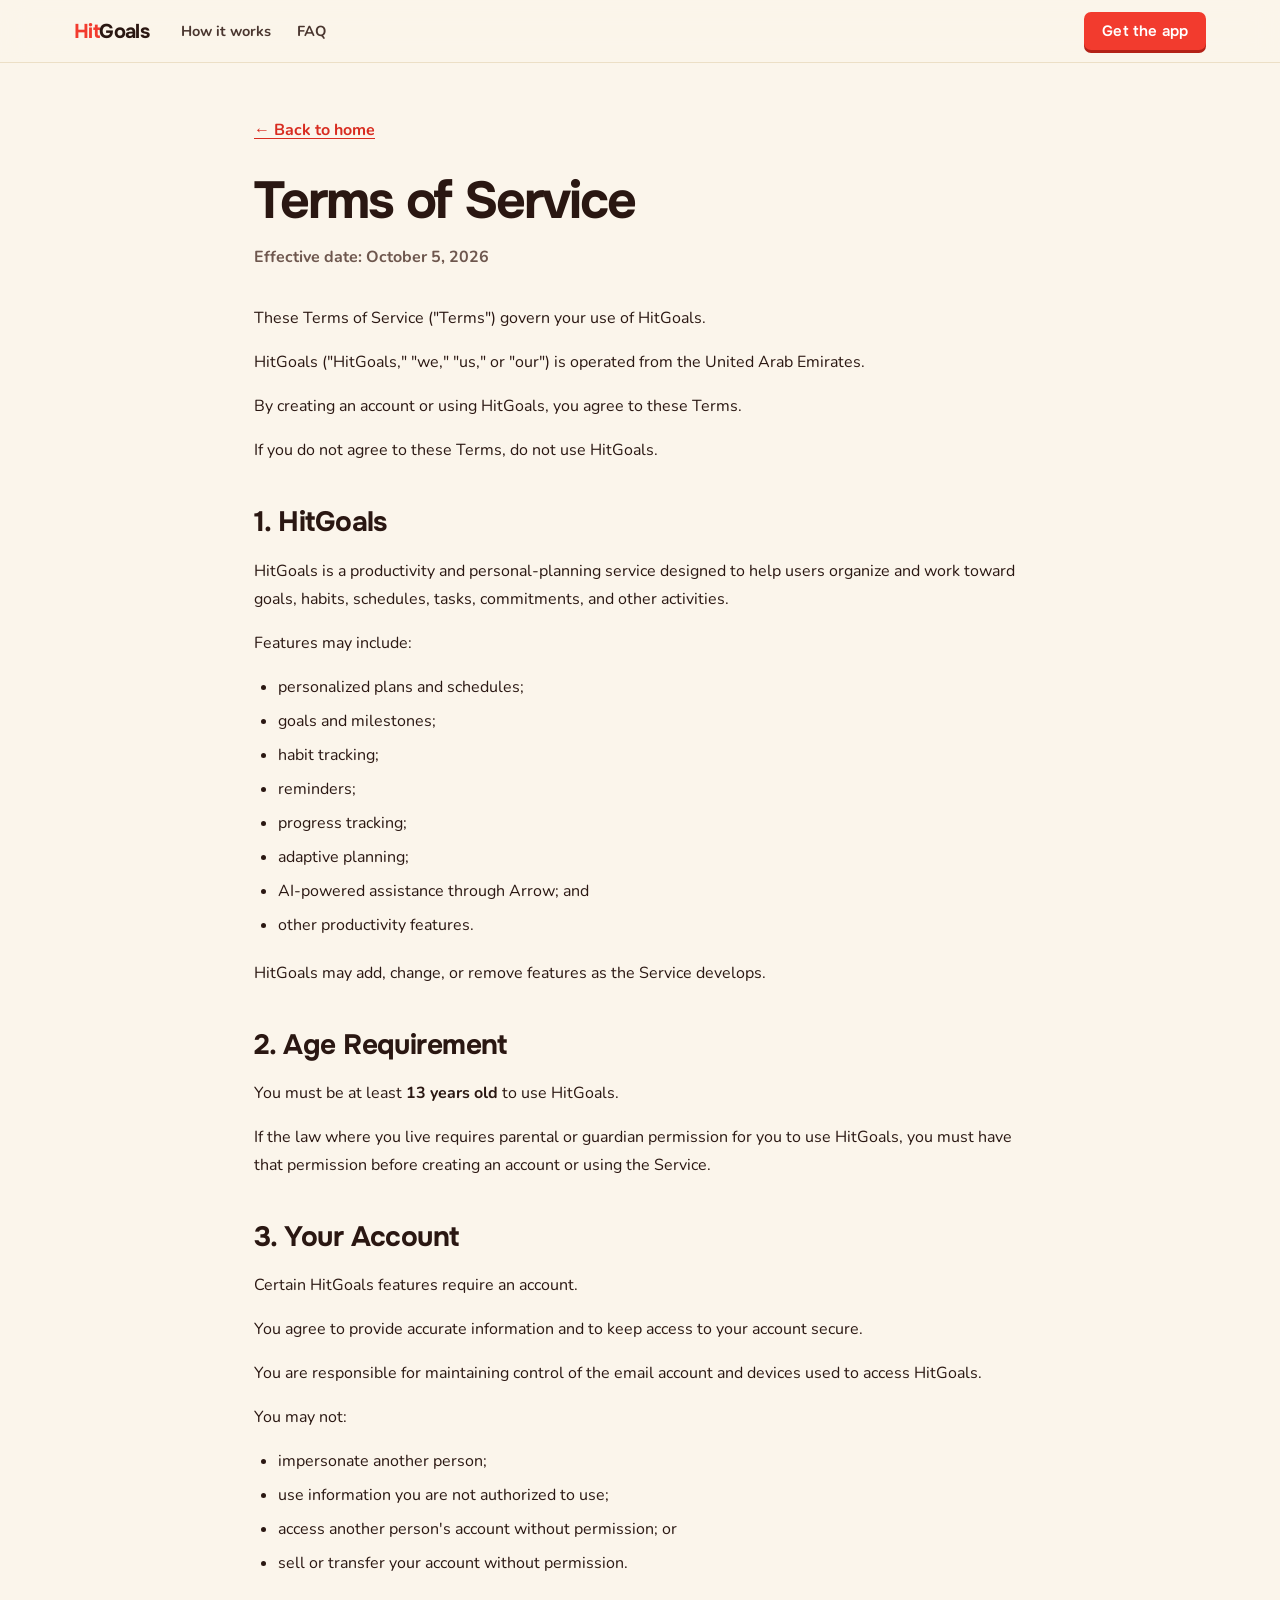
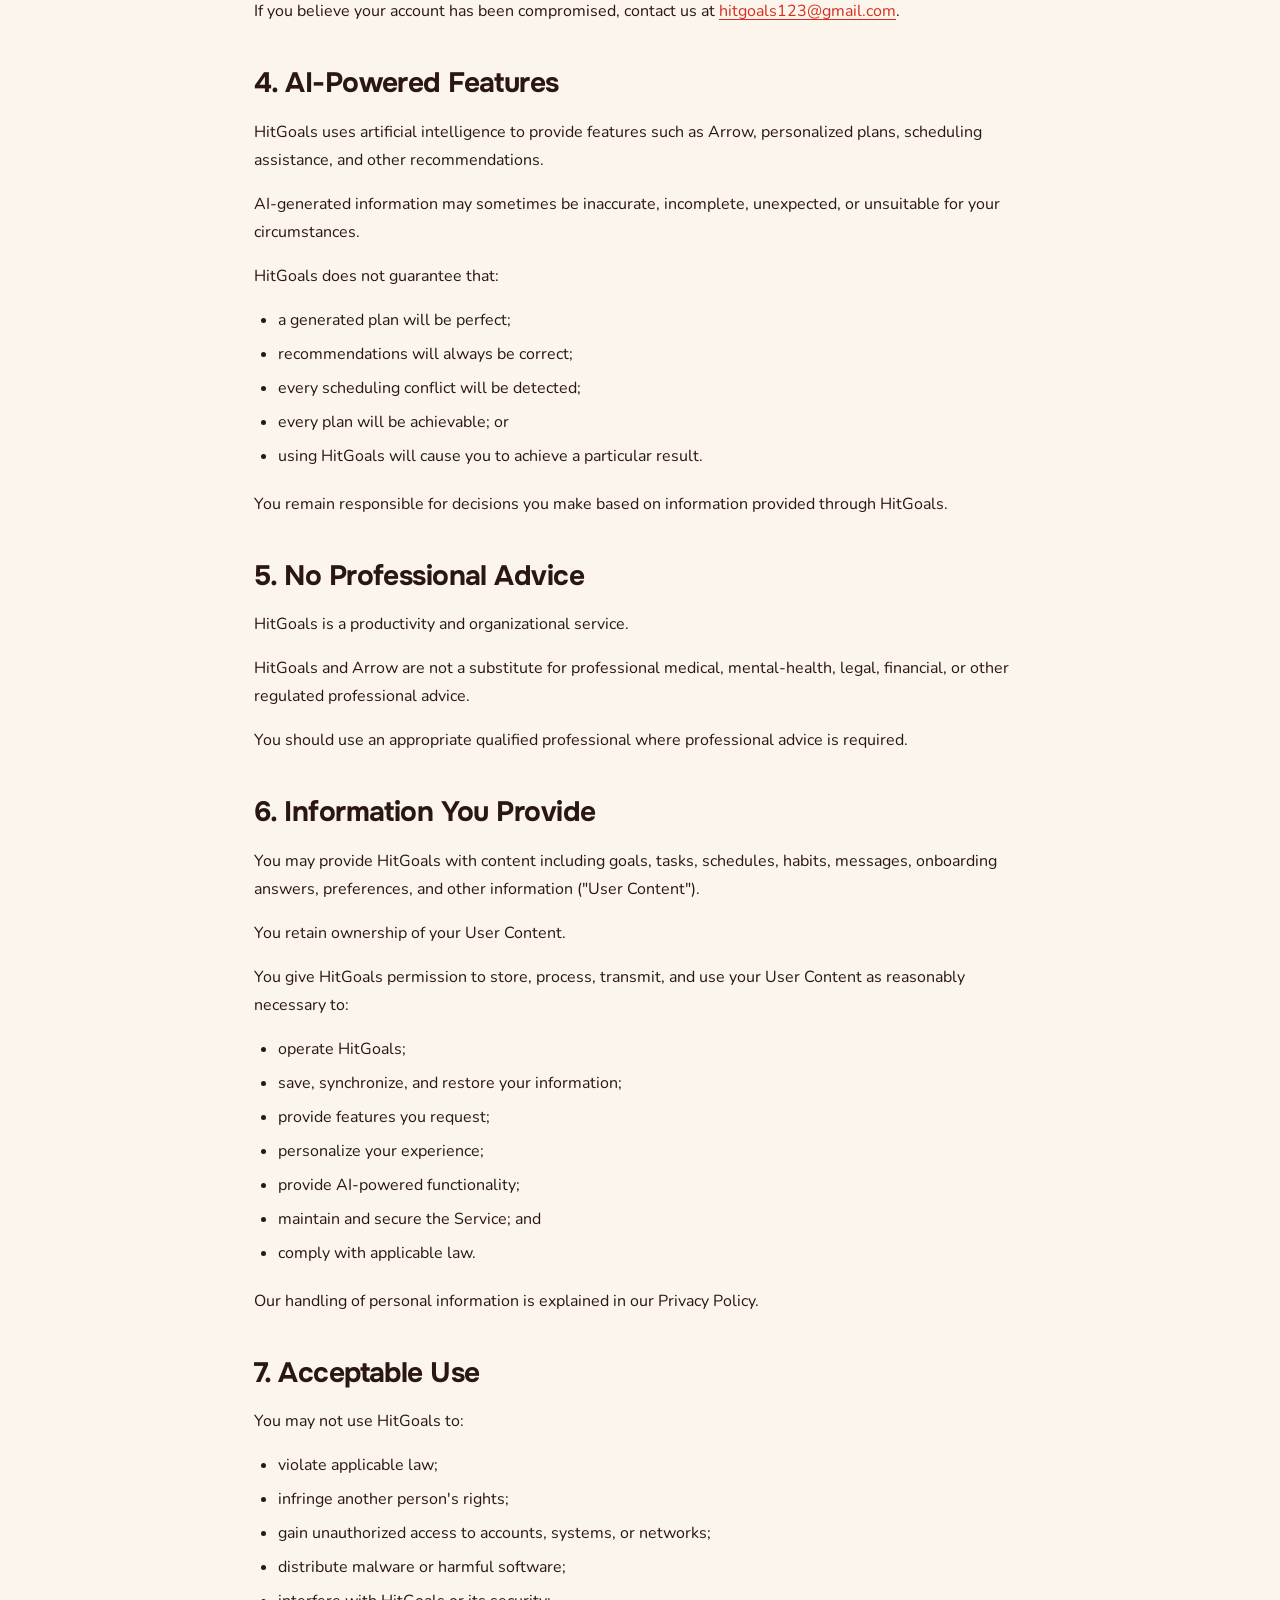
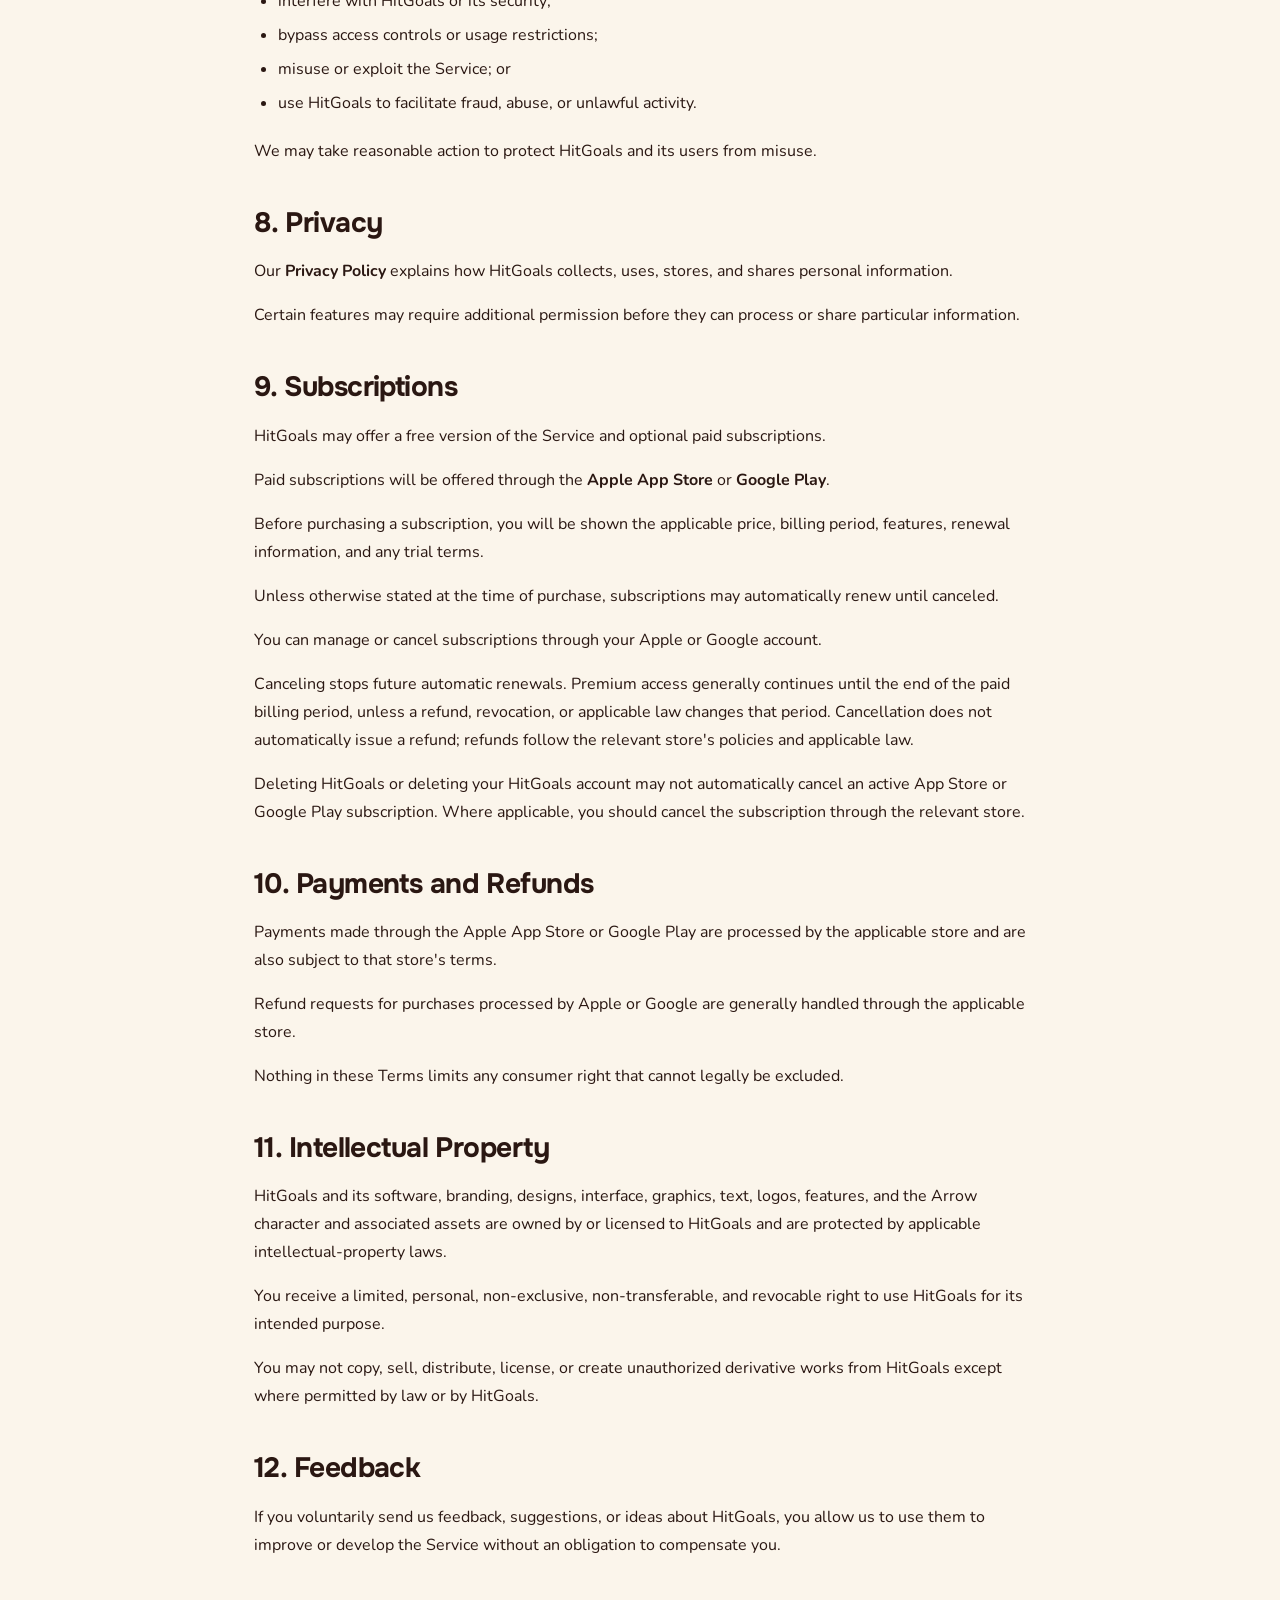
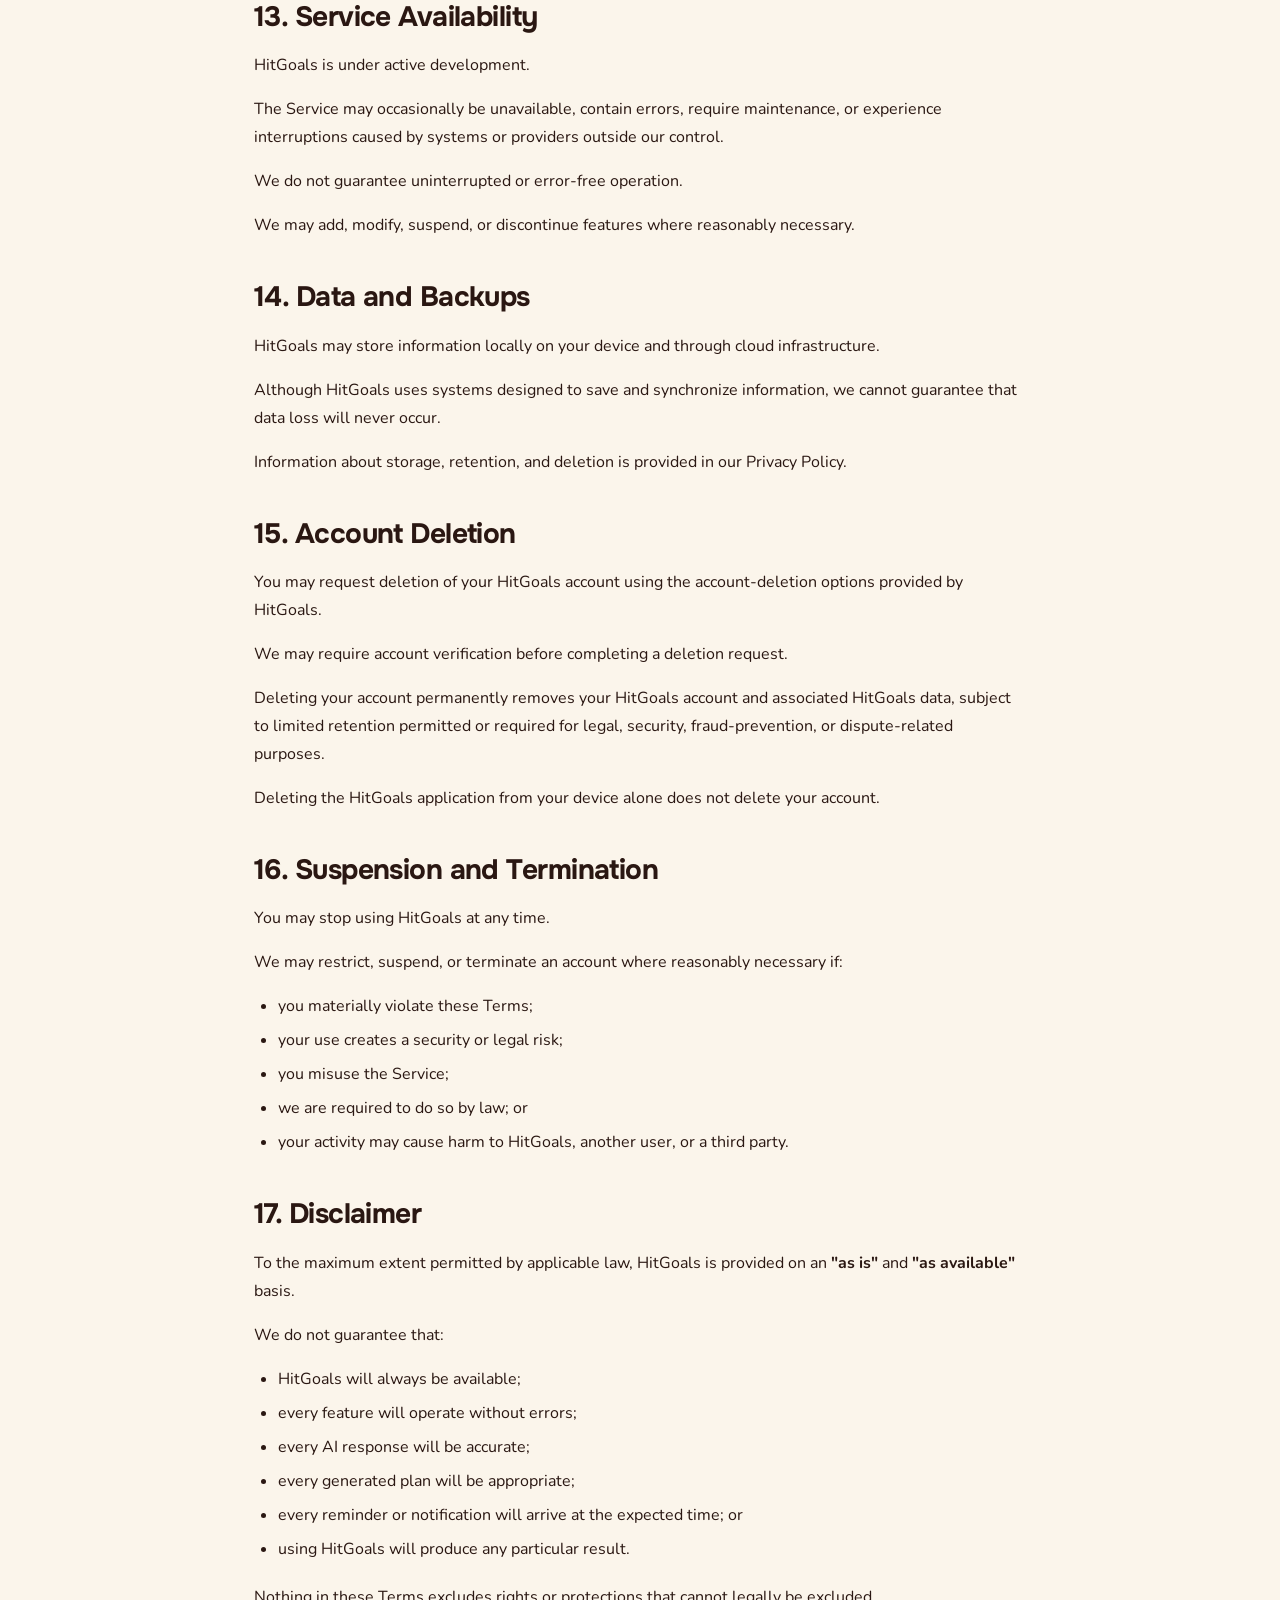
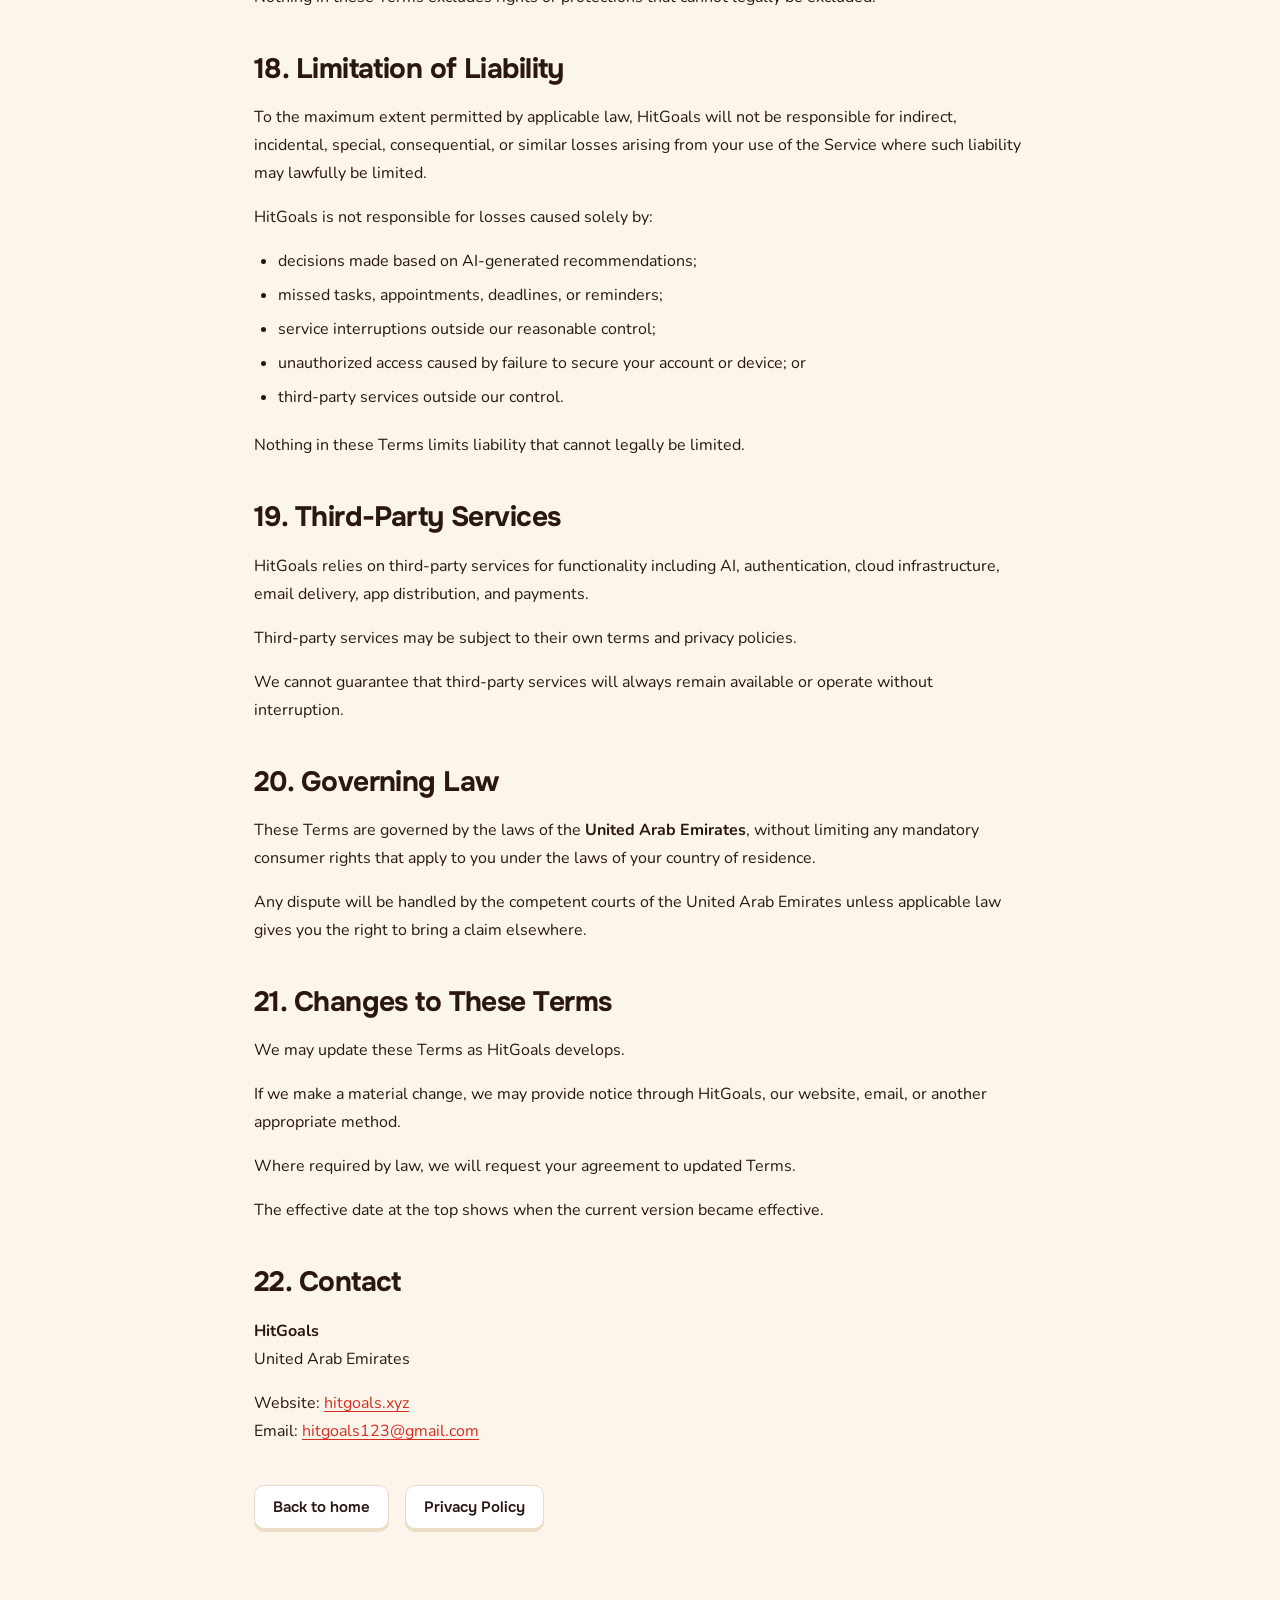
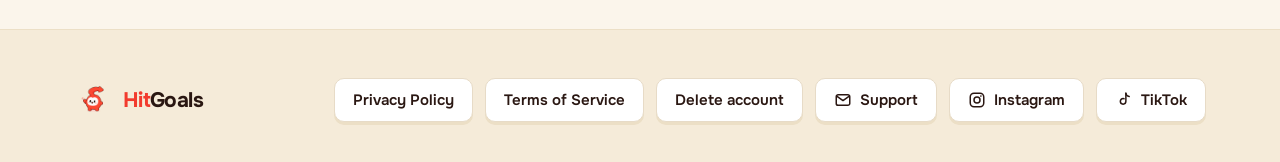
<file: terms/index.html>
<!DOCTYPE html>
<html lang="en">
<head>
<meta charset="utf-8">
<meta name="viewport" content="width=device-width, initial-scale=1">
<title>Terms of Service — HitGoals</title>
<meta name="description" content="Read the Terms of Service governing your use of HitGoals and its productivity and planning features.">
<meta property="og:type" content="website">
<meta property="og:title" content="Terms of Service — HitGoals">
<meta property="og:description" content="Read the Terms of Service governing your use of HitGoals and its productivity and planning features.">
<meta property="og:url" content="https://hitgoals.xyz/terms/">
<meta property="og:image" content="https://hitgoals.xyz/assets/mascot/proud.png">
<meta name="theme-color" content="#FBF5EB">
<link rel="canonical" href="https://hitgoals.xyz/terms/">
<link rel="icon" type="image/png" href="../assets/mascot/wave.png">
<link rel="stylesheet" href="../_ds/hitgoals-the-real-main-8b4e00c6-6f70-4fc8-bd92-96c5d314cf09/tokens/colors.css">
<link rel="stylesheet" href="../_ds/hitgoals-the-real-main-8b4e00c6-6f70-4fc8-bd92-96c5d314cf09/tokens/typography.css">
<link rel="stylesheet" href="../_ds/hitgoals-the-real-main-8b4e00c6-6f70-4fc8-bd92-96c5d314cf09/tokens/spacing.css">
<link rel="stylesheet" href="../_ds/hitgoals-the-real-main-8b4e00c6-6f70-4fc8-bd92-96c5d314cf09/tokens/radius.css">
<link rel="stylesheet" href="../_ds/hitgoals-the-real-main-8b4e00c6-6f70-4fc8-bd92-96c5d314cf09/tokens/shadows.css">
<link rel="stylesheet" href="../_ds/hitgoals-the-real-main-8b4e00c6-6f70-4fc8-bd92-96c5d314cf09/tokens/motion.css">
<link rel="stylesheet" href="../assets/css/site.css">
</head>
<body>
<header class="site-header">
  <div class="site-header__inner">
    <a class="brand" href="../#top">
      <span class="brand__word"><span class="brand__hit">Hit</span>Goals</span>
    </a>
    <nav class="site-nav" aria-label="Primary">
      <a href="../#how">How it works</a>
      <a href="../#faq">FAQ</a>
    </nav>
    <div class="site-header__actions">
      <a class="btn btn--sm btn--primary" href="../#cta">Get the app</a>
    </div>
  </div>
</header>

<main class="legal-page">
  <a class="legal-page__back" href="../">&larr; Back to home</a>
  <article aria-labelledby="legal-title">
    <h1 class="legal-page__title" id="legal-title">Terms of Service</h1>
    <p class="legal-page__date"><strong>Effective date: <time datetime="2026-10-05">October 5, 2026</time></strong></p>
    <div class="legal-page__content">
    <p>These Terms of Service (&quot;Terms&quot;) govern your use of HitGoals.</p>
    <p>HitGoals (&quot;HitGoals,&quot; &quot;we,&quot; &quot;us,&quot; or &quot;our&quot;) is operated from the United Arab Emirates.</p>
    <p>By creating an account or using HitGoals, you agree to these Terms.</p>
    <p>If you do not agree to these Terms, do not use HitGoals.</p>
    <h2>1. HitGoals</h2>
    <p>HitGoals is a productivity and personal-planning service designed to help users organize and work toward goals, habits, schedules, tasks, commitments, and other activities.</p>
    <p>Features may include:</p>
    <ul>
      <li>personalized plans and schedules;</li>
      <li>goals and milestones;</li>
      <li>habit tracking;</li>
      <li>reminders;</li>
      <li>progress tracking;</li>
      <li>adaptive planning;</li>
      <li>AI-powered assistance through Arrow; and</li>
      <li>other productivity features.</li>
    </ul>
    <p>HitGoals may add, change, or remove features as the Service develops.</p>
    <h2>2. Age Requirement</h2>
    <p>You must be at least <strong>13 years old</strong> to use HitGoals.</p>
    <p>If the law where you live requires parental or guardian permission for you to use HitGoals, you must have that permission before creating an account or using the Service.</p>
    <h2>3. Your Account</h2>
    <p>Certain HitGoals features require an account.</p>
    <p>You agree to provide accurate information and to keep access to your account secure.</p>
    <p>You are responsible for maintaining control of the email account and devices used to access HitGoals.</p>
    <p>You may not:</p>
    <ul>
      <li>impersonate another person;</li>
      <li>use information you are not authorized to use;</li>
      <li>access another person's account without permission; or</li>
      <li>sell or transfer your account without permission.</li>
    </ul>
    <p>If you believe your account has been compromised, contact us at <a href="mailto:hitgoals123@gmail.com">hitgoals123@gmail.com</a>.</p>
    <h2>4. AI-Powered Features</h2>
    <p>HitGoals uses artificial intelligence to provide features such as Arrow, personalized plans, scheduling assistance, and other recommendations.</p>
    <p>AI-generated information may sometimes be inaccurate, incomplete, unexpected, or unsuitable for your circumstances.</p>
    <p>HitGoals does not guarantee that:</p>
    <ul>
      <li>a generated plan will be perfect;</li>
      <li>recommendations will always be correct;</li>
      <li>every scheduling conflict will be detected;</li>
      <li>every plan will be achievable; or</li>
      <li>using HitGoals will cause you to achieve a particular result.</li>
    </ul>
    <p>You remain responsible for decisions you make based on information provided through HitGoals.</p>
    <h2>5. No Professional Advice</h2>
    <p>HitGoals is a productivity and organizational service.</p>
    <p>HitGoals and Arrow are not a substitute for professional medical, mental-health, legal, financial, or other regulated professional advice.</p>
    <p>You should use an appropriate qualified professional where professional advice is required.</p>
    <h2>6. Information You Provide</h2>
    <p>You may provide HitGoals with content including goals, tasks, schedules, habits, messages, onboarding answers, preferences, and other information (&quot;User Content&quot;).</p>
    <p>You retain ownership of your User Content.</p>
    <p>You give HitGoals permission to store, process, transmit, and use your User Content as reasonably necessary to:</p>
    <ul>
      <li>operate HitGoals;</li>
      <li>save, synchronize, and restore your information;</li>
      <li>provide features you request;</li>
      <li>personalize your experience;</li>
      <li>provide AI-powered functionality;</li>
      <li>maintain and secure the Service; and</li>
      <li>comply with applicable law.</li>
    </ul>
    <p>Our handling of personal information is explained in our Privacy Policy.</p>
    <h2>7. Acceptable Use</h2>
    <p>You may not use HitGoals to:</p>
    <ul>
      <li>violate applicable law;</li>
      <li>infringe another person's rights;</li>
      <li>gain unauthorized access to accounts, systems, or networks;</li>
      <li>distribute malware or harmful software;</li>
      <li>interfere with HitGoals or its security;</li>
      <li>bypass access controls or usage restrictions;</li>
      <li>misuse or exploit the Service; or</li>
      <li>use HitGoals to facilitate fraud, abuse, or unlawful activity.</li>
    </ul>
    <p>We may take reasonable action to protect HitGoals and its users from misuse.</p>
    <h2>8. Privacy</h2>
    <p>Our <strong>Privacy Policy</strong> explains how HitGoals collects, uses, stores, and shares personal information.</p>
    <p>Certain features may require additional permission before they can process or share particular information.</p>
    <h2>9. Subscriptions</h2>
    <p>HitGoals may offer a free version of the Service and optional paid subscriptions.</p>
    <p>Paid subscriptions will be offered through the <strong>Apple App Store</strong> or <strong>Google Play</strong>.</p>
    <p>Before purchasing a subscription, you will be shown the applicable price, billing period, features, renewal information, and any trial terms.</p>
    <p>Unless otherwise stated at the time of purchase, subscriptions may automatically renew until canceled.</p>
    <p>You can manage or cancel subscriptions through your Apple or Google account.</p>
    <p>Canceling stops future automatic renewals. Premium access generally continues until the end of the paid billing period, unless a refund, revocation, or applicable law changes that period. Cancellation does not automatically issue a refund; refunds follow the relevant store&apos;s policies and applicable law.</p>
    <p>Deleting HitGoals or deleting your HitGoals account may not automatically cancel an active App Store or Google Play subscription. Where applicable, you should cancel the subscription through the relevant store.</p>
    <h2>10. Payments and Refunds</h2>
    <p>Payments made through the Apple App Store or Google Play are processed by the applicable store and are also subject to that store&apos;s terms.</p>
    <p>Refund requests for purchases processed by Apple or Google are generally handled through the applicable store.</p>
    <p>Nothing in these Terms limits any consumer right that cannot legally be excluded.</p>
    <h2>11. Intellectual Property</h2>
    <p>HitGoals and its software, branding, designs, interface, graphics, text, logos, features, and the Arrow character and associated assets are owned by or licensed to HitGoals and are protected by applicable intellectual-property laws.</p>
    <p>You receive a limited, personal, non-exclusive, non-transferable, and revocable right to use HitGoals for its intended purpose.</p>
    <p>You may not copy, sell, distribute, license, or create unauthorized derivative works from HitGoals except where permitted by law or by HitGoals.</p>
    <h2>12. Feedback</h2>
    <p>If you voluntarily send us feedback, suggestions, or ideas about HitGoals, you allow us to use them to improve or develop the Service without an obligation to compensate you.</p>
    <h2>13. Service Availability</h2>
    <p>HitGoals is under active development.</p>
    <p>The Service may occasionally be unavailable, contain errors, require maintenance, or experience interruptions caused by systems or providers outside our control.</p>
    <p>We do not guarantee uninterrupted or error-free operation.</p>
    <p>We may add, modify, suspend, or discontinue features where reasonably necessary.</p>
    <h2>14. Data and Backups</h2>
    <p>HitGoals may store information locally on your device and through cloud infrastructure.</p>
    <p>Although HitGoals uses systems designed to save and synchronize information, we cannot guarantee that data loss will never occur.</p>
    <p>Information about storage, retention, and deletion is provided in our Privacy Policy.</p>
    <h2>15. Account Deletion</h2>
    <p>You may request deletion of your HitGoals account using the account-deletion options provided by HitGoals.</p>
    <p>We may require account verification before completing a deletion request.</p>
    <p>Deleting your account permanently removes your HitGoals account and associated HitGoals data, subject to limited retention permitted or required for legal, security, fraud-prevention, or dispute-related purposes.</p>
    <p>Deleting the HitGoals application from your device alone does not delete your account.</p>
    <h2>16. Suspension and Termination</h2>
    <p>You may stop using HitGoals at any time.</p>
    <p>We may restrict, suspend, or terminate an account where reasonably necessary if:</p>
    <ul>
      <li>you materially violate these Terms;</li>
      <li>your use creates a security or legal risk;</li>
      <li>you misuse the Service;</li>
      <li>we are required to do so by law; or</li>
      <li>your activity may cause harm to HitGoals, another user, or a third party.</li>
    </ul>
    <h2>17. Disclaimer</h2>
    <p>To the maximum extent permitted by applicable law, HitGoals is provided on an <strong>&quot;as is&quot;</strong> and <strong>&quot;as available&quot;</strong> basis.</p>
    <p>We do not guarantee that:</p>
    <ul>
      <li>HitGoals will always be available;</li>
      <li>every feature will operate without errors;</li>
      <li>every AI response will be accurate;</li>
      <li>every generated plan will be appropriate;</li>
      <li>every reminder or notification will arrive at the expected time; or</li>
      <li>using HitGoals will produce any particular result.</li>
    </ul>
    <p>Nothing in these Terms excludes rights or protections that cannot legally be excluded.</p>
    <h2>18. Limitation of Liability</h2>
    <p>To the maximum extent permitted by applicable law, HitGoals will not be responsible for indirect, incidental, special, consequential, or similar losses arising from your use of the Service where such liability may lawfully be limited.</p>
    <p>HitGoals is not responsible for losses caused solely by:</p>
    <ul>
      <li>decisions made based on AI-generated recommendations;</li>
      <li>missed tasks, appointments, deadlines, or reminders;</li>
      <li>service interruptions outside our reasonable control;</li>
      <li>unauthorized access caused by failure to secure your account or device; or</li>
      <li>third-party services outside our control.</li>
    </ul>
    <p>Nothing in these Terms limits liability that cannot legally be limited.</p>
    <h2>19. Third-Party Services</h2>
    <p>HitGoals relies on third-party services for functionality including AI, authentication, cloud infrastructure, email delivery, app distribution, and payments.</p>
    <p>Third-party services may be subject to their own terms and privacy policies.</p>
    <p>We cannot guarantee that third-party services will always remain available or operate without interruption.</p>
    <h2>20. Governing Law</h2>
    <p>These Terms are governed by the laws of the <strong>United Arab Emirates</strong>, without limiting any mandatory consumer rights that apply to you under the laws of your country of residence.</p>
    <p>Any dispute will be handled by the competent courts of the United Arab Emirates unless applicable law gives you the right to bring a claim elsewhere.</p>
    <h2>21. Changes to These Terms</h2>
    <p>We may update these Terms as HitGoals develops.</p>
    <p>If we make a material change, we may provide notice through HitGoals, our website, email, or another appropriate method.</p>
    <p>Where required by law, we will request your agreement to updated Terms.</p>
    <p>The effective date at the top shows when the current version became effective.</p>
    <h2>22. Contact</h2>

    <p><strong>HitGoals</strong><br>United Arab Emirates</p>
    <p>Website: <a href="https://hitgoals.xyz">hitgoals.xyz</a><br>Email: <a href="mailto:hitgoals123@gmail.com">hitgoals123@gmail.com</a></p>
    </div>
  </article>
  <nav class="legal-page__nav" aria-label="Related pages">
    <a class="link-btn" href="../">Back to home</a>
    <a class="link-btn" href="../privacy/">Privacy Policy</a>
  </nav>
</main>

<footer class="site-footer">
  <div class="site-footer__inner">
    <div class="site-footer__brand">
      <img class="site-footer__mark" src="../assets/mascot/wave.png" alt="" width="38" height="38">
      <span class="site-footer__word"><span class="brand__hit">Hit</span>Goals</span>
    </div>
    <div class="site-footer__links">
      <a class="link-btn" href="../privacy/">Privacy Policy</a>
      <a class="link-btn" href="../terms/" aria-current="page">Terms of Service</a>
      <a class="link-btn" href="../delete-account/">Delete account</a>
      <details class="support-contact">
      <summary class="link-btn">
        <svg width="18" height="18" viewBox="0 0 24 24" fill="none" stroke="currentColor" stroke-width="2" stroke-linecap="round" stroke-linejoin="round" aria-hidden="true"><path d="M3 7.5A2.5 2.5 0 0 1 5.5 5h13A2.5 2.5 0 0 1 21 7.5v9A2.5 2.5 0 0 1 18.5 19h-13A2.5 2.5 0 0 1 3 16.5z"></path><path d="m3.6 6.7 8.4 6 8.4-6"></path></svg>
        Support
      </summary>
      <a class="support-contact__email" href="mailto:hitgoals123@gmail.com">hitgoals123@gmail.com</a>
      </details>
      <a class="link-btn" href="https://instagram.com/hitgoals" target="_blank" rel="noopener">
        <svg width="18" height="18" viewBox="0 0 24 24" fill="none" stroke="currentColor" stroke-width="2" stroke-linecap="round" stroke-linejoin="round" aria-hidden="true"><rect x="3" y="3" width="18" height="18" rx="5"></rect><circle cx="12" cy="12" r="4"></circle><circle cx="17.2" cy="6.8" r="1.1" fill="currentColor" stroke="none"></circle></svg>
        Instagram
      </a>
      <a class="link-btn" href="https://tiktok.com/@hitgoals" target="_blank" rel="noopener">
        <svg width="18" height="18" viewBox="0 0 24 24" fill="none" stroke="currentColor" stroke-width="2" stroke-linecap="round" stroke-linejoin="round" aria-hidden="true"><path d="M14.5 3v10.8a3.7 3.7 0 1 1-3.7-3.7c.4 0 .8.06 1.2.18"></path><path d="M14.5 3c.3 2.4 2 4.1 4.4 4.4"></path></svg>
        TikTok
      </a>
    </div>
  </div>
</footer>
</body>
</html>
</file>
<file: _ds/hitgoals-the-real-main-8b4e00c6-6f70-4fc8-bd92-96c5d314cf09/tokens/colors.css>
/* HitGoals — Color tokens
   Anchored to the red arrow mascot, warm cream paper, and the pastel
   yellow / green / teal accents from the mascot's building blocks. */
:root {
  /* ---- Brand red (primary) ---- */
  --red-50:  #FDF1EF;
  --red-100: #FCDED9;
  --red-200: #F9BDB4;
  --red-300: #F79287;
  --red-400: #F5675A;
  --red-500: #F23B2E; /* HitGoals red — primary brand color */
  --red-600: #D82C20; /* hover */
  --red-700: #B32117; /* pressed / 3D under-edge */
  --red-800: #8A1810;

  /* ---- Warm cream / paper (surfaces & backgrounds) ---- */
  --cream-50:  #FFFDF8;
  --cream-100: #FBF5EB; /* app canvas */
  --cream-200: #F5EBD9; /* sunken surface */
  --cream-300: #ECDFC6; /* hairline on cream */
  --paper:     #FFFFFF; /* card surface (mascot belly white) */

  /* ---- Ink (outlines & text — warm near-black brown) ---- */
  --ink-900: #2A1712; /* mascot outline, primary text */
  --ink-700: #4A362F;
  --ink-500: #6E574E; /* secondary text */
  --ink-400: #937C73; /* muted text */
  --ink-300: #BCA99F; /* disabled */

  /* ---- Pastel accents (from the mascot's cubes) ---- */
  --gold-100: #FDF1D4;
  --gold-300: #F9DC8C;
  --gold-400: #F7CE5E; /* soft gold cube */
  --gold-500: #F0B93D; /* warning / streaks */
  --gold-600: #D69A22;

  --green-100: #E3F3D6;
  --green-300: #B6E293;
  --green-400: #8FD16A; /* leaf green cube */
  --green-500: #5DB63C; /* success / done */
  --green-600: #479128;

  --teal-100: #D8F1EC;
  --teal-300: #98DDD0;
  --teal-400: #67CDBB; /* soft teal accent */
  --teal-500: #29B39A; /* focus / insights */
  --teal-600: #1B8F7B;

  --sky-100: #DCEEFB;
  --sky-300: #A9D3F3;
  --sky-400: #7FBDEC; /* sweat-drop blue */
  --sky-500: #4A9EE6; /* info */
  --sky-600: #2C7CC4;

  --cheek: #F6C7BE; /* mascot cheek blush */

  /* ================= Semantic aliases ================= */
  --color-bg:            var(--cream-100);
  --color-surface:       var(--paper);
  --color-surface-sunken:var(--cream-200);
  --color-surface-tint:  var(--red-50);

  --brand:               var(--red-500);
  --brand-hover:         var(--red-600);
  --brand-pressed:       var(--red-700);
  --brand-tint:          var(--red-100);
  --brand-edge:          var(--red-700); /* 3D bottom edge on red buttons */

  --text-primary:        var(--ink-900);
  --text-secondary:      var(--ink-500);
  --text-muted:          var(--ink-400);
  --text-disabled:       var(--ink-300);
  --text-on-brand:       #FFFFFF;
  --text-on-accent:      var(--ink-900);

  --border-subtle:       var(--cream-300);
  --border-default:      #E7DBC7;
  --border-strong:       var(--ink-900);

  --success:             var(--green-500);
  --success-tint:        var(--green-100);
  --success-edge:        var(--green-600);
  --warning:             var(--gold-500);
  --warning-tint:        var(--gold-100);
  --danger:              var(--red-500);
  --danger-tint:         var(--red-100);
  --info:                var(--sky-500);
  --info-tint:           var(--sky-100);
  --focus:               var(--teal-500);
  --focus-tint:          var(--teal-100);

  --focus-ring:          var(--red-300);
}
</file>
<file: _ds/hitgoals-the-real-main-8b4e00c6-6f70-4fc8-bd92-96c5d314cf09/tokens/typography.css>
/* HitGoals — Typography tokens
   Fredoka (rounded, geometric) for display/headings — echoes the mascot's
   bouncy arrow. Nunito for body & UI — friendly, highly legible.
   NOTE: fonts are pulled from Google Fonts (see flag in readme.md). */
@import url('https://fonts.googleapis.com/css2?family=Onest:wght@500;600;700;800&family=Nunito:ital,wght@0,400;0,600;0,700;0,800;1,400&family=DM+Mono:wght@400;500&display=swap');

:root {
  --font-display: 'Onest', 'Trebuchet MS', sans-serif; /* @kind font */
  --font-body: 'Nunito', 'Segoe UI', sans-serif; /* @kind font */
  --font-mono: 'DM Mono', ui-monospace, monospace; /* @kind font */

  /* Weights */
  --fw-regular: 400;  /* @kind other */
  --fw-medium: 600;   /* @kind other */
  --fw-semibold: 700; /* @kind other */
  --fw-bold: 700;     /* @kind other */
  --fw-display: 700;  /* @kind other */
  --fw-heavy: 700;    /* @kind other */

  /* Type scale (rem, 16px base) */
  --fs-display: 3rem;     /* 48 — hero */
  --fs-h1: 2.25rem;       /* 36 */
  --fs-h2: 1.75rem;       /* 28 */
  --fs-h3: 1.375rem;      /* 22 */
  --fs-title: 1.125rem;   /* 18 — card titles */
  --fs-body: 1rem;        /* 16 */
  --fs-body-sm: 0.9375rem;/* 15 */
  --fs-caption: 0.8125rem;/* 13 */
  --fs-micro: 0.6875rem;  /* 11 — labels/badges */

  /* Line heights */
  --lh-tight: 1.1;    /* @kind other */
  --lh-snug: 1.25;    /* @kind other */
  --lh-normal: 1.5;   /* @kind other */
  --lh-relaxed: 1.65; /* @kind other */

  /* Letter spacing */
  --ls-tight: -0.02em; /* @kind other */
  --ls-normal: 0;      /* @kind other */
  --ls-wide: 0.04em;   /* @kind other */
  --ls-caps: 0.08em;   /* @kind other */
}
</file>
<file: _ds/hitgoals-the-real-main-8b4e00c6-6f70-4fc8-bd92-96c5d314cf09/tokens/spacing.css>
/* HitGoals — Spacing & sizing tokens (4px base grid) */
:root {
  --space-0: 0;
  --space-1: 4px;
  --space-2: 8px;
  --space-3: 12px;
  --space-4: 16px;
  --space-5: 20px;
  --space-6: 24px;
  --space-8: 32px;
  --space-10: 40px;
  --space-12: 48px;
  --space-16: 64px;
  --space-20: 80px;

  /* Layout */
  --container-max: 1200px;
  --gutter: 24px;
  --app-max: 420px;        /* mobile app frame */
  --tap-target: 48px;      /* min hit area */
  --nav-height: 68px;      /* bottom tab bar */
}
</file>
<file: _ds/hitgoals-the-real-main-8b4e00c6-6f70-4fc8-bd92-96c5d314cf09/tokens/radius.css>
/* HitGoals — Corner radius tokens
   Restrained, only-slightly-rounded corners (the brand wants crisp shapes,
   not pillowy ones). Avatars/toggles that must be circular set 999 directly. */
:root {
  --radius-xs: 3px;
  --radius-sm: 5px;
  --radius-md: 7px;    /* inputs, buttons, small cards */
  --radius-lg: 10px;   /* cards */
  --radius-xl: 14px;   /* hero cards, sheets */
  --radius-2xl: 18px;
  --radius-pill: 999px;/* circular controls only (avatars, switch, streak) */
}
</file>
<file: _ds/hitgoals-the-real-main-8b4e00c6-6f70-4fc8-bd92-96c5d314cf09/tokens/shadows.css>
/* HitGoals — Elevation & the signature "3D chunky" edges.
   The brand look uses solid offset bottom edges (like the mascot's outline
   and Duolingo-style chunky buttons) more than soft blurred shadows. */
:root {
  /* Soft ambient shadows (warm-tinted, low blur) */
  --shadow-xs: 0 1px 2px rgba(42, 23, 18, 0.06);
  --shadow-sm: 0 2px 6px rgba(42, 23, 18, 0.08);
  --shadow-md: 0 6px 16px rgba(42, 23, 18, 0.10);
  --shadow-lg: 0 14px 32px rgba(42, 23, 18, 0.14);
  --shadow-pop: 0 18px 44px rgba(242, 59, 46, 0.22); /* red glow for CTAs/mascot */

  /* Chunky solid bottom edges (the "press-down" toy look) */
  --edge-brand:   0 4px 0 var(--red-700);
  --edge-success: 0 4px 0 var(--green-600);
  --edge-gold:    0 4px 0 var(--gold-600);
  --edge-neutral: 0 4px 0 var(--cream-300);
  --edge-ink:     0 3px 0 var(--ink-900);

  /* Focus ring */
  --ring: 0 0 0 4px var(--focus-tint);
}
</file>
<file: _ds/hitgoals-the-real-main-8b4e00c6-6f70-4fc8-bd92-96c5d314cf09/tokens/motion.css>
/* HitGoals — Motion tokens
   Playful, bouncy easing to echo the mascot's springy character. */
:root {
  --dur-fast: 120ms;      /* @kind other */
  --dur-base: 200ms;      /* @kind other */
  --dur-slow: 320ms;      /* @kind other */
  --dur-celebrate: 600ms; /* @kind other */

  --ease-standard: cubic-bezier(0.4, 0, 0.2, 1);    /* @kind other */
  --ease-out: cubic-bezier(0.16, 1, 0.3, 1);        /* @kind other */
  --ease-bounce: cubic-bezier(0.34, 1.56, 0.64, 1); /* @kind other */
  --ease-spring: cubic-bezier(0.5, 1.6, 0.4, 1);    /* @kind other */
}
</file>
<file: assets/css/site.css>
/* ==========================================================================
   HitGoals — marketing site styles
   Built on the HitGoals design system tokens
   (_ds/hitgoals-the-real-main-8b4e00c6-6f70-4fc8-bd92-96c5d314cf09/styles.css).
   Every colour, size and shadow below resolves to a design-system token.
   ========================================================================== */

/* --------------------------------------------------------------- base --- */
* { box-sizing: border-box; }

body {
  margin: 0;
  background: var(--cream-100);
  color: var(--ink-900);
  font-family: var(--font-body);
  overflow-x: hidden;
  -webkit-font-smoothing: antialiased;
}

img { max-width: 100%; }

a { color: var(--red-600); text-decoration: none; }
a:hover { color: var(--red-500); }

.u-visually-hidden {
  position: absolute;
  width: 1px; height: 1px;
  margin: -1px; padding: 0;
  overflow: hidden;
  clip: rect(0 0 0 0);
  white-space: nowrap;
  border: 0;
}

/* Shared section rhythm */
.section { padding: 160px 24px 0; }
.section--tight { padding: 104px 24px 0; }
.section__inner { max-width: 1180px; margin: 0 auto; }

.eyebrow {
  font-weight: 800;
  font-size: 12px;
  letter-spacing: .14em;
  text-transform: uppercase;
  color: var(--red-500);
  margin-bottom: 18px;
}

/* ------------------------------------------------------------ buttons --- */
/* Mirrors the design system Button component: a chunky solid bottom edge that
   the button presses down onto. See components/forms/Button.jsx. */
.btn {
  --btn-edge: 4px;
  --btn-edge-color: transparent;
  display: inline-flex;
  align-items: center;
  justify-content: center;
  font-family: var(--font-display);
  font-weight: 600;
  line-height: 1;
  letter-spacing: .01em;
  white-space: nowrap;
  border: 2px solid transparent;
  border-radius: var(--radius-md);
  box-shadow: 0 var(--btn-edge) 0 var(--btn-edge-color);
  cursor: pointer;
  user-select: none;
  -webkit-tap-highlight-color: transparent;
  outline: none;
  transition:
    transform var(--dur-fast) var(--ease-standard),
    background var(--dur-fast),
    box-shadow var(--dur-fast);
}
.btn:active {
  transform: translateY(var(--btn-edge));
  box-shadow: 0 0 0 var(--btn-edge-color);
}
.btn:focus-visible { box-shadow: 0 var(--btn-edge) 0 var(--btn-edge-color), var(--ring); }

.btn--sm { --btn-edge: 3px; gap: 6px; padding: 8px 16px; min-height: 38px; font-size: var(--fs-body-sm); }
.btn--md { --btn-edge: 4px; gap: 8px; padding: 12px 22px; min-height: 48px; font-size: var(--fs-body); }

.btn--primary { --btn-edge-color: var(--red-700); background: var(--red-500); color: #fff; }
.btn--primary:hover { background: var(--red-600); color: #fff; }

/* --------------------------------------------------- app store badges --- */
.store-row { display: flex; gap: 14px; flex-wrap: wrap; }
.store-row--hero { margin-bottom: 18px; }
.store-row--center { justify-content: center; margin-top: 40px; }

.store-btn {
  display: inline-flex;
  align-items: center;
  gap: 12px;
  background: var(--ink-900);
  color: var(--cream-50);
  border-radius: 12px;
  padding: 12px 22px 13px;
  box-shadow: 0 5px 0 rgba(42, 23, 18, .4);
  transition:
    transform var(--dur-fast) var(--ease-standard),
    box-shadow var(--dur-fast);
}
.store-btn:hover { color: var(--cream-50); }
.store-btn:active { transform: translateY(5px); box-shadow: 0 0 0 rgba(42, 23, 18, .4); }

.store-btn__label {
  font-family: var(--font-display);
  font-weight: 700;
  font-size: 19px;
  letter-spacing: -.02em;
}

/* Slightly smaller pair used under the comparison table */
.store-btn--compact .store-btn__label { font-size: 18px; }

/* Cream-on-red pair inside the final CTA card */
.store-btn--light {
  background: var(--cream-50);
  color: var(--ink-900);
  box-shadow: 0 5px 0 var(--red-700);
}
.store-btn--light:hover { color: var(--ink-900); }
.store-btn--light:active { box-shadow: 0 0 0 var(--red-700); }

/* ------------------------------------------------------------- header --- */
.site-header {
  position: sticky;
  top: 0;
  z-index: 50;
  background: rgba(251, 245, 235, .86);
  -webkit-backdrop-filter: blur(14px);
  backdrop-filter: blur(14px);
  border-bottom: 1.5px solid var(--border-subtle);
}
.site-header__inner {
  max-width: 1180px;
  margin: 0 auto;
  padding: 12px 24px;
  display: flex;
  align-items: center;
  gap: 24px;
  flex-wrap: nowrap;
}
.site-header__actions { margin-left: auto; display: flex; align-items: center; gap: 14px; }

.brand { display: flex; align-items: center; gap: 9px; flex-shrink: 0; }
.brand__word {
  font-family: var(--font-display);
  font-weight: 700;
  font-size: 20px;
  letter-spacing: -.03em;
  color: var(--ink-900);
}
.brand:hover .brand__word { color: var(--ink-900); }
.brand__hit { color: var(--red-500); }

.site-nav { display: flex; align-items: center; gap: 26px; margin-left: 8px; flex-wrap: nowrap; flex-shrink: 0; }
.site-nav a { font-weight: 700; font-size: 14.5px; color: var(--ink-700); white-space: nowrap; }
.site-nav a:hover { color: var(--red-500); }

/* --------------------------------------------------------------- hero --- */
.hero { position: relative; padding: 76px 24px 0; overflow: hidden; }
.hero__inner {
  position: relative;
  max-width: 1180px;
  margin: 0 auto;
  display: grid;
  grid-template-columns: repeat(auto-fit, minmax(min(340px, 100%), 1fr));
  gap: clamp(32px, 5vw, 64px);
  align-items: center;
}
.hero__title {
  font-family: var(--font-display);
  font-weight: 700;
  font-size: clamp(42px, 5.6vw, 72px);
  line-height: 1;
  letter-spacing: -.045em;
  margin: 0 0 24px;
}
.hero__title span { white-space: nowrap; }
.hero__sub {
  font-weight: 600;
  font-size: clamp(17px, 1.5vw, 19.5px);
  line-height: 1.55;
  color: var(--ink-500);
  max-width: 520px;
  margin: 0 0 32px;
  text-wrap: pretty;
}
.hero__note { font-weight: 700; font-size: 13px; color: var(--ink-400); margin: 0; }

.hero__visual { position: relative; display: flex; justify-content: flex-end; align-items: flex-end; }
.hero__glow {
  position: absolute;
  right: 2%;
  top: 6%;
  width: clamp(300px, 34vw, 460px);
  aspect-ratio: 1;
  border-radius: var(--radius-pill);
  background: var(--red-100);
  opacity: .55;
}
.hero__mascot {
  position: relative;
  z-index: 3;
  width: clamp(200px, 24vw, 290px);
  /* height:auto so the width/height attributes only supply the aspect ratio
     (they are presentational hints and would otherwise fix the height). */
  height: auto;
  object-fit: contain;
  margin-right: -64px;
  margin-bottom: -6px;
  flex-shrink: 0;
}

/* --------------------------------------------------------- phone mock --- */
.phone {
  position: relative;
  z-index: 2;
  width: min(270px, 60vw);
  flex-shrink: 0;
  aspect-ratio: 9 / 19.5;
  border: 8px solid var(--ink-900);
  border-radius: 38px;
  background: var(--cream-50);
  box-shadow: 0 40px 70px -34px rgba(42, 23, 18, .55);
  overflow: hidden;
  margin-left: auto;
  margin-right: 2%;
  display: flex;
  flex-direction: column;
}
.phone__status {
  display: flex;
  justify-content: space-between;
  align-items: center;
  padding: 13px 22px 6px;
  font-weight: 800;
  font-size: 12.5px;
  color: var(--ink-900);
}
.phone__status-icons { letter-spacing: .12em; color: var(--ink-500); }

.phone__head { display: flex; align-items: flex-start; gap: 12px; padding: 8px 18px 14px; }
.phone__menu { display: flex; flex-direction: column; gap: 4px; padding-top: 7px; }
.phone__menu span { width: 17px; height: 2px; background: var(--ink-900); border-radius: 2px; }
.phone__menu span:last-child { width: 12px; }
.phone__greeting { flex: 1; min-width: 0; }
.phone__greeting-label {
  font-family: var(--font-display);
  font-weight: 700;
  font-size: 10.5px;
  letter-spacing: -.01em;
  color: var(--ink-400);
}
.phone__greeting-name {
  font-family: var(--font-display);
  font-weight: 700;
  font-size: 23px;
  letter-spacing: -.03em;
  line-height: 1.15;
}
.phone__avatar { width: 52px; height: 52px; object-fit: contain; flex-shrink: 0; margin-top: -4px; }

.phone__body { padding: 0 18px; flex: 1; min-height: 0; display: flex; flex-direction: column; }

.chat { display: flex; flex-direction: column; gap: 7px; flex: 1; min-height: 0; overflow: hidden; }
.chat__row { display: flex; align-items: flex-end; gap: 6px; }
.chat__avatar { width: 18px; height: 18px; object-fit: contain; flex-shrink: 0; }
.chat__bubble {
  background: var(--cream-200);
  border-radius: 11px 11px 11px 4px;
  padding: 6px 9px;
  font-weight: 700;
  font-size: 10.5px;
  line-height: 1.3;
  max-width: 220px;
}
.chat__bubble p { margin: 0 0 3px; }
.chat__bubble p:last-child { margin-bottom: 0; }
.chat__bubble--user {
  align-self: flex-end;
  background: var(--red-500);
  color: #fff;
  border-radius: 11px 11px 4px 11px;
  max-width: 150px;
}
.chat__bubble--user-wide { max-width: 170px; }

.phone__tabs {
  display: flex;
  justify-content: space-between;
  padding: 10px 18px 14px;
  border-top: 1.5px solid var(--cream-200);
  gap: 4px;
}
.phone__tab { display: flex; flex-direction: column; align-items: center; gap: 2px; color: var(--ink-400); }
.phone__tab span { font-weight: 700; font-size: 10px; }
.phone__tab--active { color: var(--red-500); }
.phone__tab--active span { font-weight: 800; }

/* ------------------------------------------------------------ compare --- */
.section__head { text-align: center; max-width: 720px; margin: 0 auto 56px; }
.section__title {
  font-family: var(--font-display);
  font-weight: 700;
  font-size: clamp(32px, 4.6vw, 52px);
  line-height: 1.04;
  letter-spacing: -.04em;
  margin: 0 0 20px;
}

.compare {
  display: grid;
  grid-template-columns: repeat(auto-fit, minmax(min(300px, 100%), 1fr));
  border: 1.5px solid var(--border-default);
  border-radius: 20px;
  overflow: hidden;
  background: var(--paper);
  box-shadow: 0 2px 0 rgba(42, 23, 18, .04);
}
.compare__col { padding: clamp(28px, 4vw, 44px); }
.compare__col--without { border-right: 1.5px solid var(--border-subtle); background: var(--red-50); }
.compare__label {
  font-weight: 800;
  font-size: 11px;
  letter-spacing: .12em;
  text-transform: uppercase;
  margin-bottom: 20px;
}
.compare__label--without { color: var(--red-600); }
.compare__label--with { color: var(--green-600); }
.compare__list { display: flex; flex-direction: column; gap: 16px; margin: 0; padding: 0; list-style: none; }
.compare__item { display: flex; gap: 11px; align-items: flex-start; }
.compare__mark { font-weight: 800; font-size: 16px; line-height: 1.4; }
.compare__mark--without { color: var(--red-500); }
.compare__mark--with { color: var(--green-600); }
.compare__text { font-weight: 700; font-size: 15.5px; line-height: 1.5; }
.compare__text--without { color: var(--ink-500); }
.compare__text--with { color: var(--ink-900); }

/* ------------------------------------------------------- how it works --- */
.how__inner {
  max-width: 1180px;
  margin: 0 auto;
  display: grid;
  grid-template-columns: repeat(auto-fit, minmax(min(320px, 100%), 1fr));
  gap: clamp(36px, 6vw, 80px);
  align-items: start;
}
.how__heading { display: flex; align-items: center; min-height: 100%; }
.how__title {
  font-family: var(--font-display);
  font-weight: 700;
  font-size: clamp(34px, 4.6vw, 54px);
  line-height: 1.02;
  letter-spacing: -.045em;
  margin: 0;
  text-wrap: balance;
}
.steps { border-top: 2.5px solid var(--ink-900); }
.step {
  border-bottom: 1.5px solid var(--border-subtle);
  padding: 28px 4px;
  display: grid;
  grid-template-columns: 56px 1fr;
  gap: 10px;
  align-items: start;
}
.step__num {
  font-family: var(--font-mono);
  font-weight: 500;
  font-size: 13px;
  letter-spacing: .06em;
  padding-top: 7px;
  color: var(--red-500);
}
.step__title {
  font-family: var(--font-display);
  font-weight: 700;
  font-size: clamp(21px, 2.5vw, 29px);
  letter-spacing: -.03em;
  line-height: 1.1;
  margin: 0 0 10px;
}
.step__text { font-weight: 600; font-size: 16px; line-height: 1.55; color: var(--ink-500); margin: 0; max-width: 460px; }

/* ---------------------------------------------------------------- faq --- */
.faq__inner { max-width: 820px; margin: 0 auto; }
.faq__head { display: flex; align-items: center; gap: 18px; margin-bottom: 36px; }
.faq__mascot { width: 99px; height: 99px; object-fit: contain; flex-shrink: 0; }
.faq__title {
  font-family: var(--font-display);
  font-weight: 700;
  font-size: clamp(28px, 3.8vw, 42px);
  line-height: 1.06;
  letter-spacing: -.035em;
  margin: 0;
}
.faq__list { display: flex; flex-direction: column; gap: 11px; }
.faq__item {
  background: var(--paper);
  border: 1.5px solid var(--border-default);
  border-radius: 14px;
  padding: 18px 22px;
  box-shadow: 0 2px 0 rgba(42, 23, 18, .04);
}
.faq__q {
  display: flex;
  justify-content: space-between;
  align-items: center;
  gap: 16px;
  font-family: var(--font-display);
  font-weight: 700;
  font-size: 17px;
  letter-spacing: -.01em;
  list-style: none;
  cursor: pointer;
}
.faq__q::-webkit-details-marker { display: none; }
.faq__toggle {
  color: var(--red-500);
  font-size: 22px;
  font-weight: 700;
  flex-shrink: 0;
  transition: transform var(--dur-base) var(--ease-standard);
}
.faq__item[open] .faq__toggle { transform: rotate(45deg); }
.faq__a { font-weight: 600; font-size: 15.5px; line-height: 1.6; color: var(--ink-500); margin: 14px 0 0; }

/* ---------------------------------------------------------------- cta --- */
.cta__card {
  max-width: 1180px;
  margin: 0 auto;
  background: var(--red-500);
  border-radius: 26px;
  position: relative;
  overflow: hidden;
  box-shadow: 0 8px 0 var(--red-700), 0 40px 70px -40px rgba(179, 33, 23, .7);
}
.cta__sheen {
  position: absolute;
  inset: 0;
  background: radial-gradient(60% 80% at 90% 10%, rgba(255, 255, 255, .16), transparent 65%);
  pointer-events: none;
}
.cta__grid {
  position: relative;
  display: grid;
  grid-template-columns: repeat(auto-fit, minmax(min(320px, 100%), 1fr));
  align-items: center;
}
.cta__copy { padding: clamp(40px, 6vw, 72px); }
.cta__title {
  font-family: var(--font-display);
  font-weight: 700;
  font-size: clamp(34px, 4.8vw, 58px);
  line-height: 1.02;
  letter-spacing: -.045em;
  margin: 0 0 16px;
  color: #fff;
  text-wrap: balance;
}
.cta__visual { display: flex; align-items: flex-end; justify-content: center; height: 100%; padding-top: 24px; }
.cta__mascot { width: clamp(220px, 26vw, 360px); height: auto; object-fit: contain; }

/* ------------------------------------------------------------- footer --- */
.site-footer { margin-top: 100px; border-top: 1.5px solid var(--border-subtle); background: var(--cream-200); }
.site-footer__inner {
  max-width: 1180px;
  margin: 0 auto;
  padding: 48px 24px 40px;
  display: flex;
  flex-wrap: wrap;
  gap: 28px;
  align-items: center;
  justify-content: space-between;
}
.site-footer__brand { display: flex; align-items: center; gap: 11px; }
.site-footer__mark { width: 38px; height: 38px; object-fit: contain; }
.site-footer__word { font-family: var(--font-display); font-weight: 700; font-size: 21px; letter-spacing: -.03em; }
.site-footer__links { display: flex; flex-wrap: wrap; gap: 12px; align-items: center; }

.link-btn {
  display: inline-flex;
  align-items: center;
  gap: 8px;
  background: var(--paper);
  border: 1.5px solid var(--border-default);
  border-radius: 10px;
  padding: 11px 18px;
  box-shadow: 0 3px 0 var(--cream-300);
  font-family: var(--font-display);
  font-weight: 600;
  font-size: 15px;
  color: var(--ink-900);
  transition:
    transform var(--dur-fast) var(--ease-standard),
    background var(--dur-fast),
    box-shadow var(--dur-fast);
}
.link-btn:hover { color: var(--ink-900); background: var(--cream-50); }
.link-btn:active { transform: translateY(3px); box-shadow: 0 0 0 var(--cream-300); }

.support-contact { align-self: flex-start; }
.support-contact summary { cursor: pointer; list-style: none; }
.support-contact summary::-webkit-details-marker { display: none; }
.support-contact__email { display: block; margin-top: 10px; font-size: 14px; }

/* -------------------------------------------------------- legal pages --- */
.legal-page { max-width: 820px; margin: 0 auto; padding: 56px 24px 0; }
.legal-page__back { display: inline-block; margin-bottom: 32px; font-weight: 700; }
.legal-page__title {
  font-family: var(--font-display);
  font-weight: 700;
  font-size: clamp(32px, 5vw, 52px);
  line-height: 1.1;
  letter-spacing: -.04em;
  margin: 0 0 16px;
}
.legal-page__date { color: var(--ink-500); margin: 0 0 36px; }
.legal-page__content { font-size: 16px; line-height: 1.75; overflow-wrap: anywhere; }
.legal-page__content h2,
.legal-page__content h3 {
  font-family: var(--font-display);
  line-height: 1.3;
  letter-spacing: -.02em;
}
.legal-page__content h2 { font-size: clamp(22px, 3vw, 28px); margin: 40px 0 16px; scroll-margin-top: 100px; }
.legal-page__content h3 { font-size: 18px; margin: 24px 0 12px; }
.legal-page__content p { margin: 0 0 16px; }
.legal-page__content ul { margin: 0 0 20px; padding-left: 24px; }
.legal-page__content li { margin-bottom: 6px; }
.legal-page__content a,
.legal-page__back { text-decoration: underline; text-underline-offset: 3px; }
.legal-page__nav { display: flex; flex-wrap: wrap; gap: 16px; margin-top: 40px; }
.legal-page a:focus-visible,
.site-footer a:focus-visible,
.support-contact summary:focus-visible { outline: 2px solid var(--red-600); outline-offset: 4px; }

/* --------------------------------------------------------- responsive --- */
@media (max-width: 900px) {
  .compare__col--without { border-right: 0; border-bottom: 1.5px solid var(--border-subtle); }
}

@media (max-width: 640px) {
  .hero { padding-top: 48px; }
  .hero__mascot { margin-right: -40px; }
  .section { padding-top: 104px; }
  .section--tight { padding-top: 80px; }
  /* Tighten the bar so logo + nav + CTA still fit on one line at 360-390px. */
  .site-header__inner { gap: 12px; padding: 12px 20px; }
  .site-nav { gap: 14px; margin-left: 0; }
  .site-footer { margin-top: 72px; }
}

@media (max-width: 429px) {
  /* The headline keeps its two nowrap lines, so below ~430px it must scale
     down or the last words are clipped off the right edge. */
  .hero__title { font-size: clamp(28px, 8.6vw, 42px); }
}

@media (max-width: 400px) {
  /* Very narrow phones: scale the bar down so logo + nav + CTA stay on one row. */
  .site-header__inner { gap: 10px; padding: 10px 14px; }
  .brand__word { font-size: 17px; }
  .site-nav { gap: 12px; }
  .site-nav a { font-size: 13px; }
  .btn--sm { padding: 8px 12px; font-size: 13.5px; }
}

@media (max-width: 359px) {
  .site-header__inner { gap: 8px; padding: 10px 12px; }
  .brand__word { font-size: 16px; }
  .site-nav { gap: 8px; }
  .site-nav a { font-size: 12px; }
  .btn--sm { padding: 8px 10px; font-size: 12px; }
}

@media (prefers-reduced-motion: reduce) {
  *,
  *::before,
  *::after {
    animation-duration: .01ms !important;
    animation-iteration-count: 1 !important;
    transition-duration: .01ms !important;
    scroll-behavior: auto !important;
  }
}
</file>
